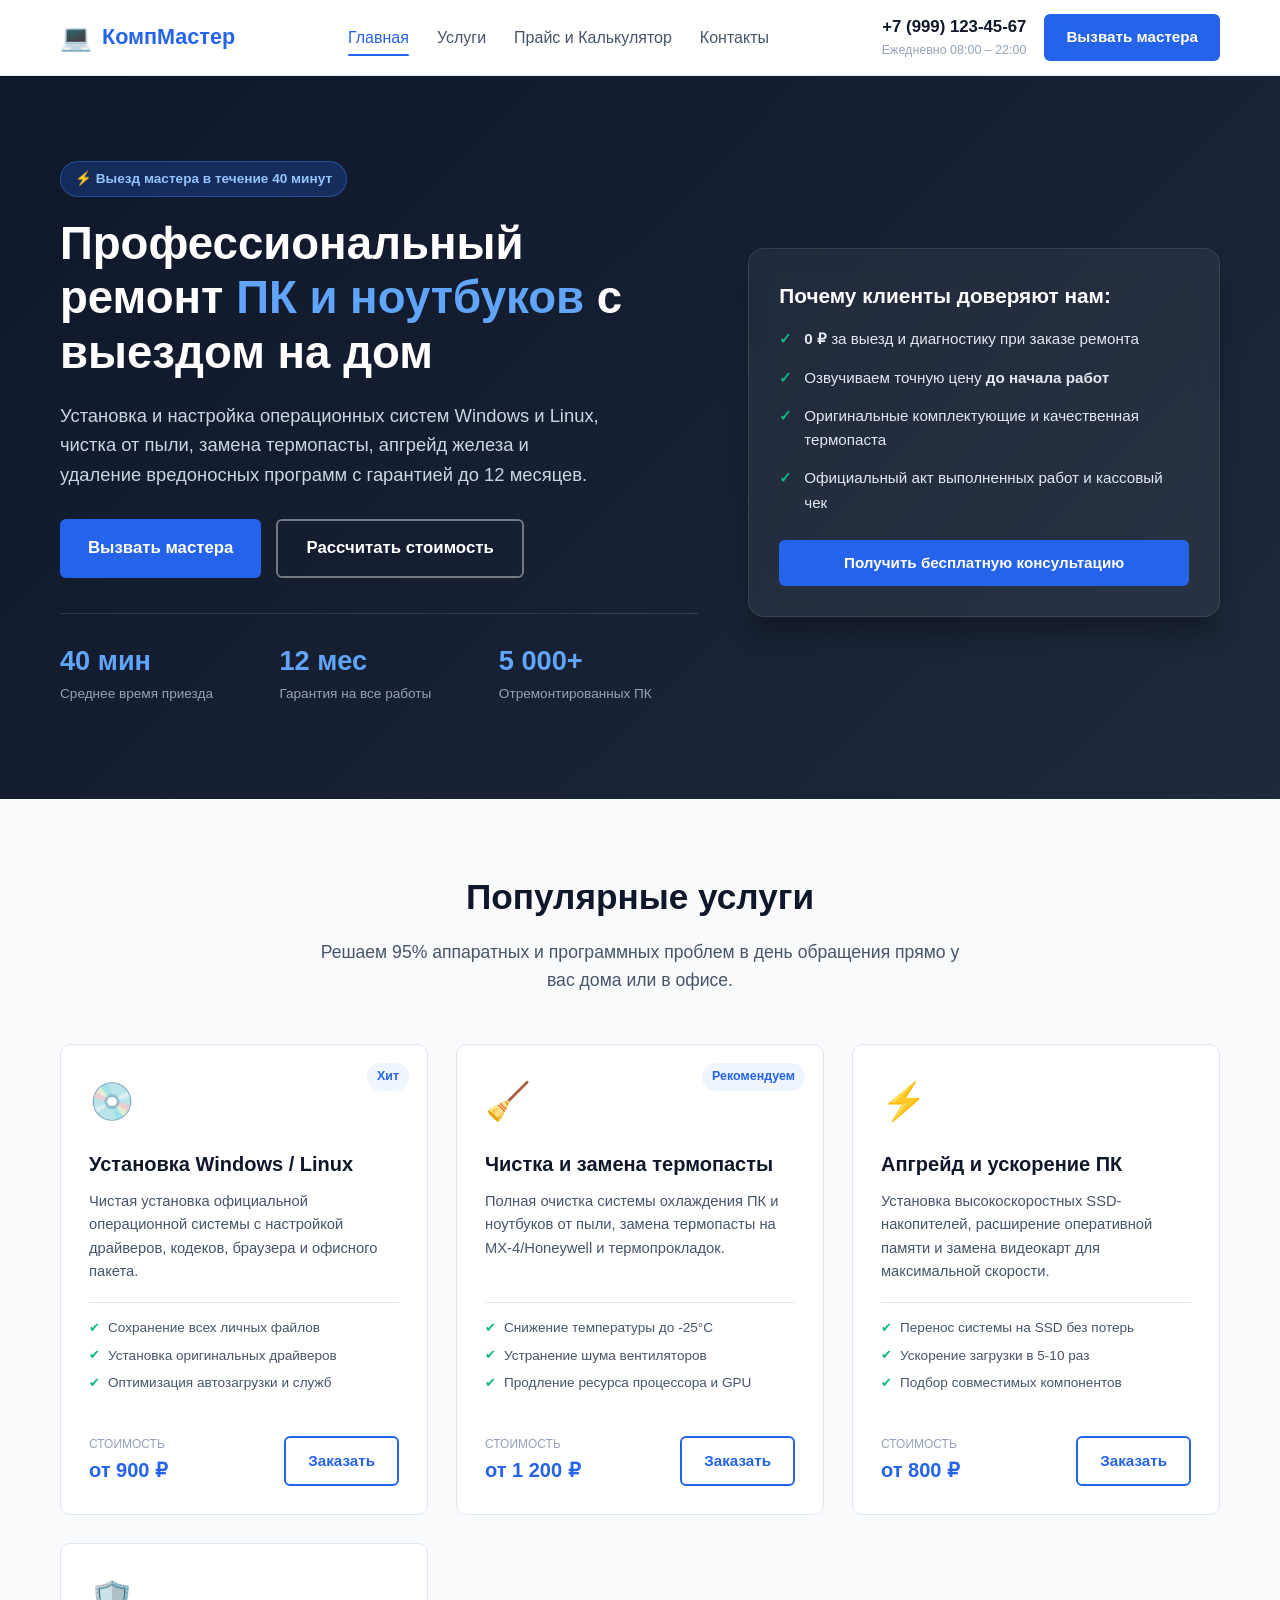
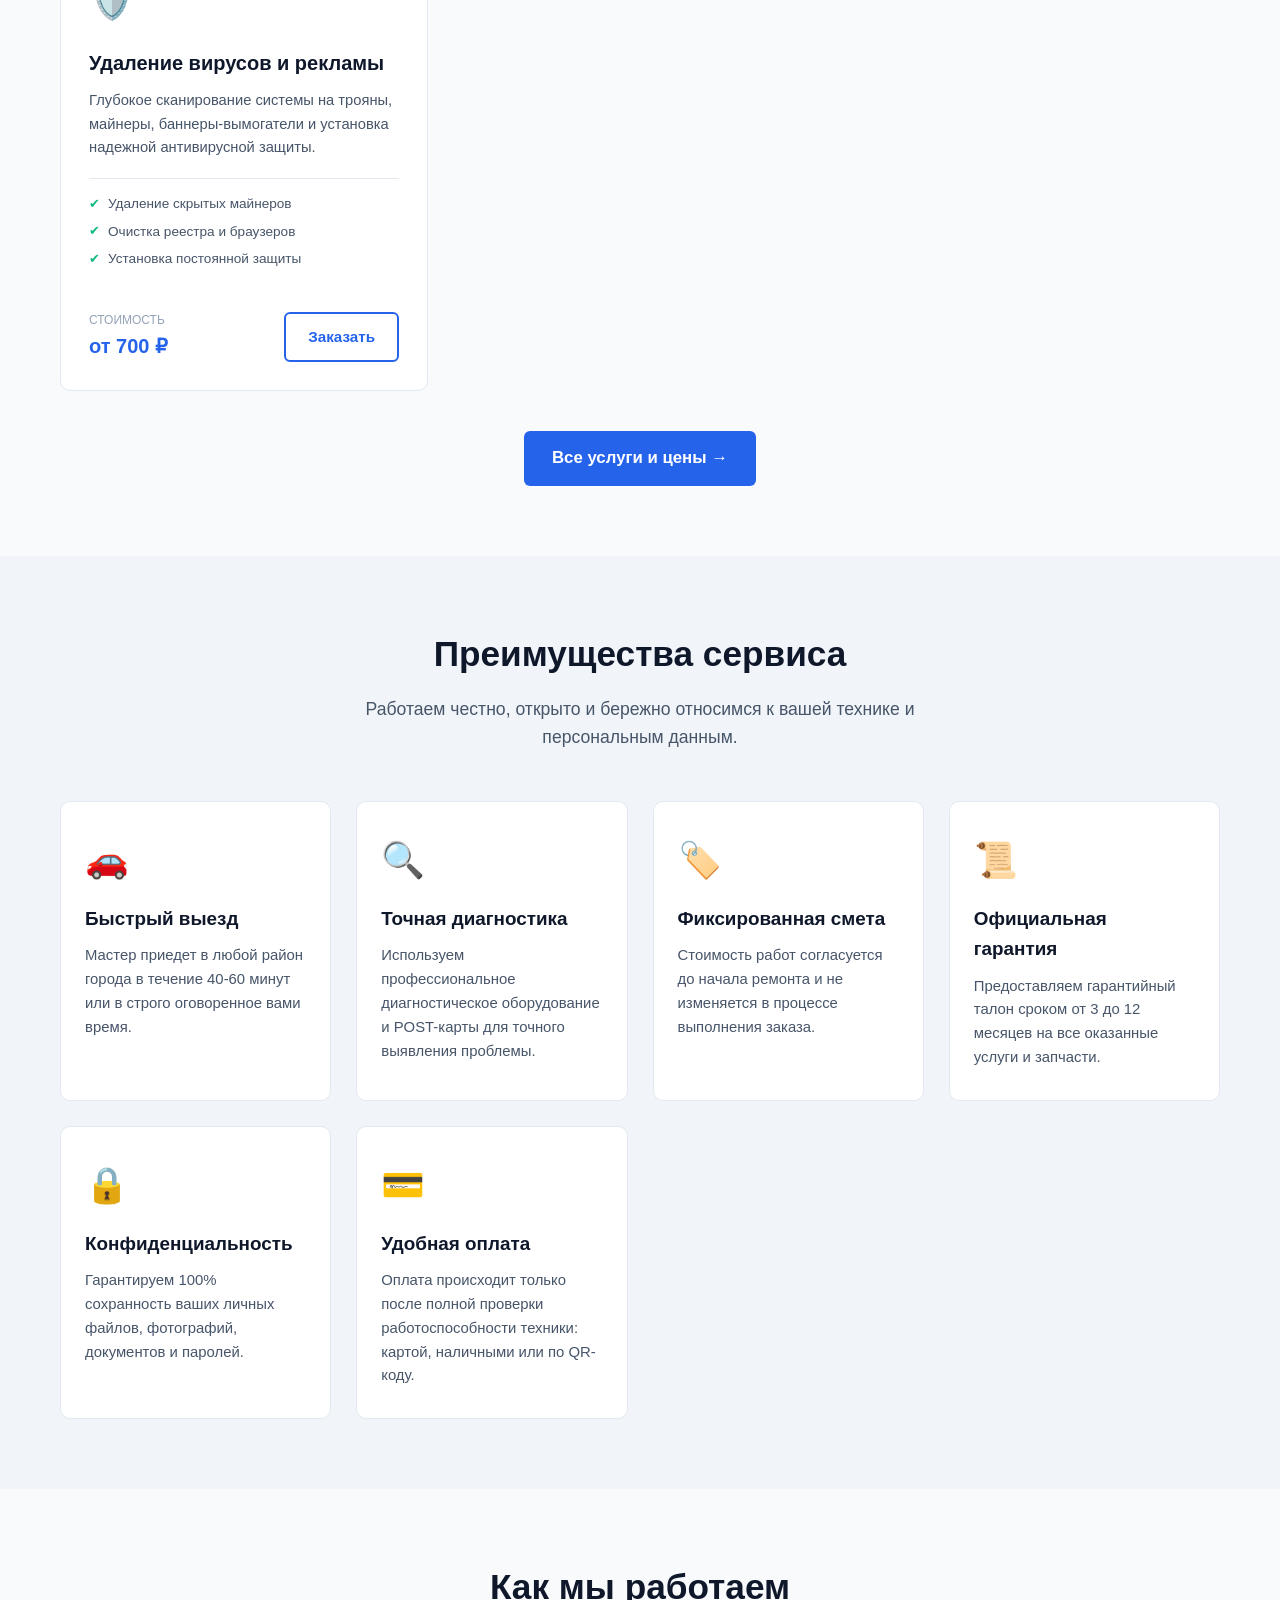
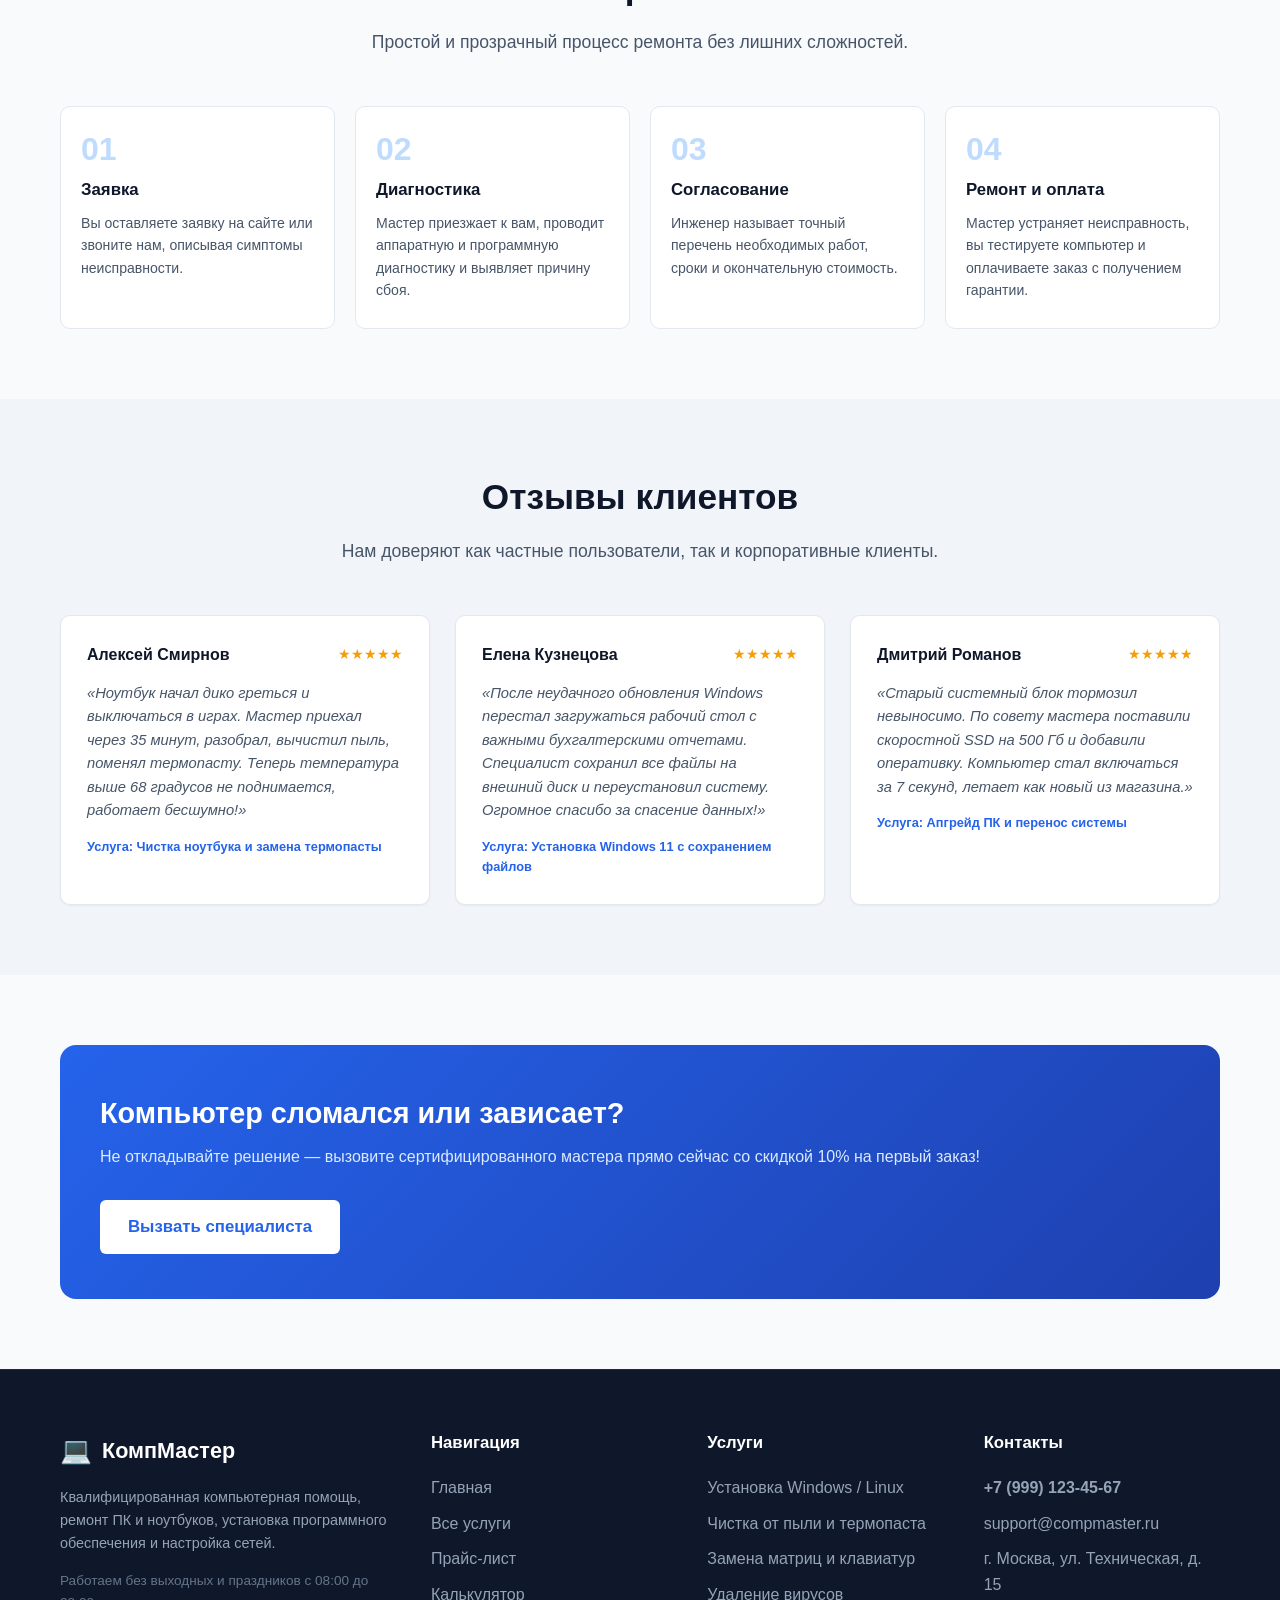
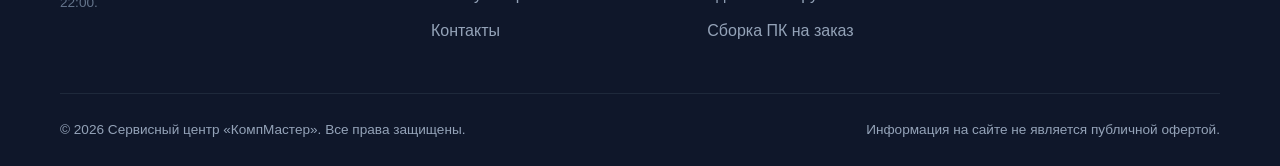
<file: index.html>
<!DOCTYPE html>
<html lang="ru">
<head>
  <meta charset="UTF-8">
  <meta name="viewport" content="width=device-width, initial-scale=1.0">
  <meta name="description" content="Профессиональный ремонт компьютеров и ноутбуков, установка Windows/Linux, чистка и апгрейд с бесплатным выездом на дом в день обращения.">
  <title>КомпМастер — Срочный ремонт ПК и ноутбуков, установка ОС</title>
  <link rel="stylesheet" href="styles.css">
</head>
<body>

  <!-- Site Header -->
  <header class="site-header">
    <div class="container header-inner">
      <a href="index.html" class="brand-logo" aria-label="КомпМастер Главная">
        <span class="logo-icon">💻</span>
        <span>КомпМастер</span>
      </a>

      <nav class="main-nav" id="mainNav" aria-label="Основное меню">
        <a href="index.html" class="nav-link">Главная</a>
        <a href="services.html" class="nav-link">Услуги</a>
        <a href="pricing.html" class="nav-link">Прайс и Калькулятор</a>
        <a href="contacts.html" class="nav-link">Контакты</a>
      </nav>

      <div class="header-contacts">
        <div class="header-phone">
          <a href="tel:+79991234567" class="phone-number">+7 (999) 123-45-67</a>
          <span class="work-time">Ежедневно 08:00 – 22:00</span>
        </div>
        <a href="contacts.html" class="btn btn-primary">Вызвать мастера</a>
      </div>

      <button class="burger-button" id="burgerButton" aria-label="Открыть меню" aria-expanded="false">
        <span></span>
        <span></span>
        <span></span>
      </button>
    </div>
  </header>

  <main>
    <!-- Hero Section -->
    <section class="hero-section">
      <div class="container hero-grid">
        <div class="hero-content">
          <div class="hero-badge">⚡ Выезд мастера в течение 40 минут</div>
          <h1 class="hero-title">Профессиональный ремонт <span>ПК и ноутбуков</span> с выездом на дом</h1>
          <p class="hero-description">
            Установка и настройка операционных систем Windows и Linux, чистка от пыли, замена термопасты, апгрейд железа и удаление вредоносных программ с гарантией до 12 месяцев.
          </p>
          <div class="hero-actions">
            <a href="contacts.html" class="btn btn-primary btn-lg">Вызвать мастера</a>
            <a href="pricing.html" class="btn btn-outline btn-lg" style="color: #ffffff; border-color: rgba(255,255,255,0.4);">Рассчитать стоимость</a>
          </div>
          <div class="hero-metrics">
            <div class="metric-item">
              <div class="metric-value">40 мин</div>
              <div class="metric-label">Среднее время приезда</div>
            </div>
            <div class="metric-item">
              <div class="metric-value">12 мес</div>
              <div class="metric-label">Гарантия на все работы</div>
            </div>
            <div class="metric-item">
              <div class="metric-value">5 000+</div>
              <div class="metric-label">Отремонтированных ПК</div>
            </div>
          </div>
        </div>

        <div class="hero-card">
          <h3>Почему клиенты доверяют нам:</h3>
          <div class="hero-checklist">
            <div class="checklist-item">
              <span class="check-icon">✓</span>
              <span><strong>0 ₽</strong> за выезд и диагностику при заказе ремонта</span>
            </div>
            <div class="checklist-item">
              <span class="check-icon">✓</span>
              <span>Озвучиваем точную цену <strong>до начала работ</strong></span>
            </div>
            <div class="checklist-item">
              <span class="check-icon">✓</span>
              <span>Оригинальные комплектующие и качественная термопаста</span>
            </div>
            <div class="checklist-item">
              <span class="check-icon">✓</span>
              <span>Официальный акт выполненных работ и кассовый чек</span>
            </div>
          </div>
          <a href="contacts.html" class="btn btn-primary btn-block">Получить бесплатную консультацию</a>
        </div>
      </div>
    </section>

    <!-- Popular Services -->
    <section class="section">
      <div class="container">
        <h2 class="section-title">Популярные услуги</h2>
        <p class="section-subtitle">Решаем 95% аппаратных и программных проблем в день обращения прямо у вас дома или в офисе.</p>

        <div class="services-grid">
          <!-- Service Card 1 -->
          <article class="service-card">
            <span class="service-badge">Хит</span>
            <div class="service-icon">💿</div>
            <h3 class="service-title">Установка Windows / Linux</h3>
            <p class="service-description">Чистая установка официальной операционной системы с настройкой драйверов, кодеков, браузера и офисного пакета.</p>
            <ul class="service-includes">
              <li>Сохранение всех личных файлов</li>
              <li>Установка оригинальных драйверов</li>
              <li>Оптимизация автозагрузки и служб</li>
            </ul>
            <div class="service-footer">
              <div class="service-price">
                <span class="price-prefix">Стоимость</span>
                <span class="price-value">от 900 ₽</span>
              </div>
              <a href="contacts.html" class="btn btn-outline">Заказать</a>
            </div>
          </article>

          <!-- Service Card 2 -->
          <article class="service-card">
            <span class="service-badge">Рекомендуем</span>
            <div class="service-icon">🧹</div>
            <h3 class="service-title">Чистка и замена термопасты</h3>
            <p class="service-description">Полная очистка системы охлаждения ПК и ноутбуков от пыли, замена термопасты на MX-4/Honeywell и термопрокладок.</p>
            <ul class="service-includes">
              <li>Снижение температуры до -25°C</li>
              <li>Устранение шума вентиляторов</li>
              <li>Продление ресурса процессора и GPU</li>
            </ul>
            <div class="service-footer">
              <div class="service-price">
                <span class="price-prefix">Стоимость</span>
                <span class="price-value">от 1 200 ₽</span>
              </div>
              <a href="contacts.html" class="btn btn-outline">Заказать</a>
            </div>
          </article>

          <!-- Service Card 3 -->
          <article class="service-card">
            <div class="service-icon">⚡</div>
            <h3 class="service-title">Апгрейд и ускорение ПК</h3>
            <p class="service-description">Установка высокоскоростных SSD-накопителей, расширение оперативной памяти и замена видеокарт для максимальной скорости.</p>
            <ul class="service-includes">
              <li>Перенос системы на SSD без потерь</li>
              <li>Ускорение загрузки в 5-10 раз</li>
              <li>Подбор совместимых компонентов</li>
            </ul>
            <div class="service-footer">
              <div class="service-price">
                <span class="price-prefix">Стоимость</span>
                <span class="price-value">от 800 ₽</span>
              </div>
              <a href="contacts.html" class="btn btn-outline">Заказать</a>
            </div>
          </article>

          <!-- Service Card 4 -->
          <article class="service-card">
            <div class="service-icon">🛡️</div>
            <h3 class="service-title">Удаление вирусов и рекламы</h3>
            <p class="service-description">Глубокое сканирование системы на трояны, майнеры, баннеры-вымогатели и установка надежной антивирусной защиты.</p>
            <ul class="service-includes">
              <li>Удаление скрытых майнеров</li>
              <li>Очистка реестра и браузеров</li>
              <li>Установка постоянной защиты</li>
            </ul>
            <div class="service-footer">
              <div class="service-price">
                <span class="price-prefix">Стоимость</span>
                <span class="price-value">от 700 ₽</span>
              </div>
              <a href="contacts.html" class="btn btn-outline">Заказать</a>
            </div>
          </article>
        </div>

        <div style="text-align: center; margin-top: 40px;">
          <a href="services.html" class="btn btn-primary btn-lg">Все услуги и цены &rarr;</a>
        </div>
      </div>
    </section>

    <!-- Why Choose Us -->
    <section class="section section-alt">
      <div class="container">
        <h2 class="section-title">Преимущества сервиса</h2>
        <p class="section-subtitle">Работаем честно, открыто и бережно относимся к вашей технике и персональным данным.</p>

        <div class="features-grid">
          <div class="feature-card">
            <div class="feature-icon">🚗</div>
            <h3>Быстрый выезд</h3>
            <p>Мастер приедет в любой район города в течение 40-60 минут или в строго оговоренное вами время.</p>
          </div>
          <div class="feature-card">
            <div class="feature-icon">🔍</div>
            <h3>Точная диагностика</h3>
            <p>Используем профессиональное диагностическое оборудование и POST-карты для точного выявления проблемы.</p>
          </div>
          <div class="feature-card">
            <div class="feature-icon">🏷️</div>
            <h3>Фиксированная смета</h3>
            <p>Стоимость работ согласуется до начала ремонта и не изменяется в процессе выполнения заказа.</p>
          </div>
          <div class="feature-card">
            <div class="feature-icon">📜</div>
            <h3>Официальная гарантия</h3>
            <p>Предоставляем гарантийный талон сроком от 3 до 12 месяцев на все оказанные услуги и запчасти.</p>
          </div>
          <div class="feature-card">
            <div class="feature-icon">🔒</div>
            <h3>Конфиденциальность</h3>
            <p>Гарантируем 100% сохранность ваших личных файлов, фотографий, документов и паролей.</p>
          </div>
          <div class="feature-card">
            <div class="feature-icon">💳</div>
            <h3>Удобная оплата</h3>
            <p>Оплата происходит только после полной проверки работоспособности техники: картой, наличными или по QR-коду.</p>
          </div>
        </div>
      </div>
    </section>

    <!-- Workflow Steps -->
    <section class="section">
      <div class="container">
        <h2 class="section-title">Как мы работаем</h2>
        <p class="section-subtitle">Простой и прозрачный процесс ремонта без лишних сложностей.</p>

        <div class="workflow-grid">
          <div class="step-card">
            <div class="step-number">01</div>
            <h4>Заявка</h4>
            <p>Вы оставляете заявку на сайте или звоните нам, описывая симптомы неисправности.</p>
          </div>
          <div class="step-card">
            <div class="step-number">02</div>
            <h4>Диагностика</h4>
            <p>Мастер приезжает к вам, проводит аппаратную и программную диагностику и выявляет причину сбоя.</p>
          </div>
          <div class="step-card">
            <div class="step-number">03</div>
            <h4>Согласование</h4>
            <p>Инженер называет точный перечень необходимых работ, сроки и окончательную стоимость.</p>
          </div>
          <div class="step-card">
            <div class="step-number">04</div>
            <h4>Ремонт и оплата</h4>
            <p>Мастер устраняет неисправность, вы тестируете компьютер и оплачиваете заказ с получением гарантии.</p>
          </div>
        </div>
      </div>
    </section>

    <!-- Testimonials -->
    <section class="section section-alt">
      <div class="container">
        <h2 class="section-title">Отзывы клиентов</h2>
        <p class="section-subtitle">Нам доверяют как частные пользователи, так и корпоративные клиенты.</p>

        <div class="testimonials-grid">
          <div class="testimonial-card">
            <div class="testimonial-header">
              <span class="client-name">Алексей Смирнов</span>
              <span class="review-stars">★★★★★</span>
            </div>
            <p class="review-text">«Ноутбук начал дико греться и выключаться в играх. Мастер приехал через 35 минут, разобрал, вычистил пыль, поменял термопасту. Теперь температура выше 68 градусов не поднимается, работает бесшумно!»</p>
            <div class="review-service">Услуга: Чистка ноутбука и замена термопасты</div>
          </div>

          <div class="testimonial-card">
            <div class="testimonial-header">
              <span class="client-name">Елена Кузнецова</span>
              <span class="review-stars">★★★★★</span>
            </div>
            <p class="review-text">«После неудачного обновления Windows перестал загружаться рабочий стол с важными бухгалтерскими отчетами. Специалист сохранил все файлы на внешний диск и переустановил систему. Огромное спасибо за спасение данных!»</p>
            <div class="review-service">Услуга: Установка Windows 11 с сохранением файлов</div>
          </div>

          <div class="testimonial-card">
            <div class="testimonial-header">
              <span class="client-name">Дмитрий Романов</span>
              <span class="review-stars">★★★★★</span>
            </div>
            <p class="review-text">«Старый системный блок тормозил невыносимо. По совету мастера поставили скоростной SSD на 500 Гб и добавили оперативку. Компьютер стал включаться за 7 секунд, летает как новый из магазина.»</p>
            <div class="review-service">Услуга: Апгрейд ПК и перенос системы</div>
          </div>
        </div>
      </div>
    </section>

    <!-- CTA Banner Section -->
    <section class="section">
      <div class="container">
        <div class="cta-banner">
          <div class="cta-banner-content">
            <h2>Компьютер сломался или зависает?</h2>
            <p>Не откладывайте решение — вызовите сертифицированного мастера прямо сейчас со скидкой 10% на первый заказ!</p>
          </div>
          <a href="contacts.html" class="btn btn-lg">Вызвать специалиста</a>
        </div>
      </div>
    </section>
  </main>

  <!-- Site Footer -->
  <footer class="site-footer">
    <div class="container">
      <div class="footer-grid">
        <div class="footer-col">
          <div class="brand-logo" style="color: #ffffff; margin-bottom: 15px;">
            <span class="logo-icon">💻</span>
            <span>КомпМастер</span>
          </div>
          <p style="font-size: 0.9rem; line-height: 1.6; margin-bottom: 15px;">
            Квалифицированная компьютерная помощь, ремонт ПК и ноутбуков, установка программного обеспечения и настройка сетей.
          </p>
          <p style="font-size: 0.85rem; color: #64748b;">Работаем без выходных и праздников с 08:00 до 22:00.</p>
        </div>

        <div class="footer-col">
          <h4>Навигация</h4>
          <div class="footer-links">
            <a href="index.html">Главная</a>
            <a href="services.html">Все услуги</a>
            <a href="pricing.html">Прайс-лист</a>
            <a href="pricing.html#calculator">Калькулятор</a>
            <a href="contacts.html">Контакты</a>
          </div>
        </div>

        <div class="footer-col">
          <h4>Услуги</h4>
          <div class="footer-links">
            <a href="services.html">Установка Windows / Linux</a>
            <a href="services.html">Чистка от пыли и термопаста</a>
            <a href="services.html">Замена матриц и клавиатур</a>
            <a href="services.html">Удаление вирусов</a>
            <a href="services.html">Сборка ПК на заказ</a>
          </div>
        </div>

        <div class="footer-col">
          <h4>Контакты</h4>
          <div class="footer-links">
            <a href="tel:+79991234567"><strong>+7 (999) 123-45-67</strong></a>
            <a href="mailto:support@compmaster.ru">support@compmaster.ru</a>
            <span>г. Москва, ул. Техническая, д. 15</span>
          </div>
        </div>
      </div>

      <div class="footer-bottom">
        <div>&copy; 2026 Сервисный центр «КомпМастер». Все права защищены.</div>
        <div>Информация на сайте не является публичной офертой.</div>
      </div>
    </div>
  </footer>

  <!-- Modal Success Window -->
  <div class="modal-overlay" id="successModal" role="dialog" aria-modal="true" aria-labelledby="modalTitle">
    <div class="modal-box">
      <div class="modal-icon-success">✓</div>
      <h3 class="modal-title" id="modalTitle">Заявка успешно принята!</h3>
      <p class="modal-text" id="modalTextContent">
        Спасибо за обращение! Наш мастер свяжется с вами в течение 10 минут для уточнения деталей и подтверждения выезда.
      </p>
      <button class="btn btn-primary btn-block" id="closeModalBtn">Понятно</button>
    </div>
  </div>

  <script src="script.js"></script>
</body>
</html>
</file>
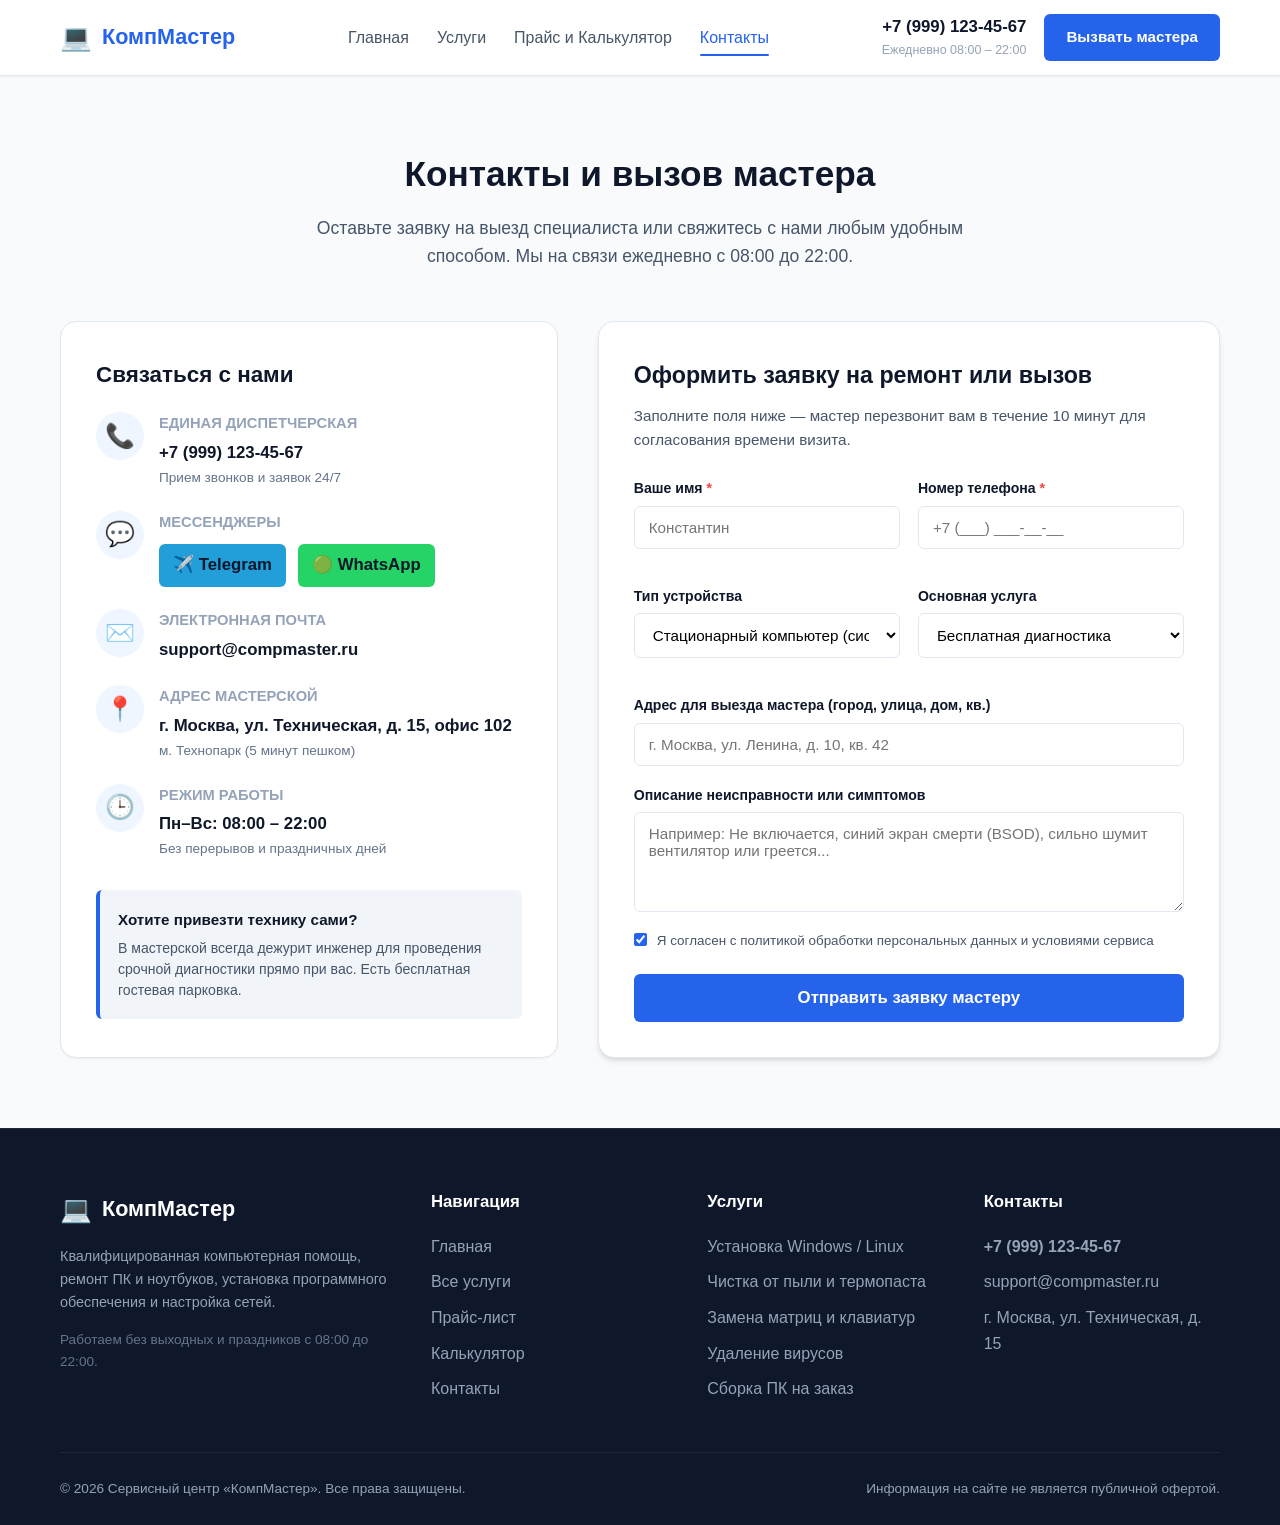
<file: contacts.html>
<!DOCTYPE html>
<html lang="ru">
<head>
  <meta charset="UTF-8">
  <meta name="viewport" content="width=device-width, initial-scale=1.0">
  <meta name="description" content="Контакты сервисного центра КомпМастер. Вызов компьютерного мастера на дом или в офис в Москве, телефон, мессенджеры, онлайн-заявка.">
  <title>Контакты и вызов мастера — Сервисный центр КомпМастер</title>
  <link rel="stylesheet" href="styles.css">
</head>
<body>

  <!-- Site Header -->
  <header class="site-header">
    <div class="container header-inner">
      <a href="index.html" class="brand-logo" aria-label="КомпМастер Главная">
        <span class="logo-icon">💻</span>
        <span>КомпМастер</span>
      </a>

      <nav class="main-nav" id="mainNav" aria-label="Основное меню">
        <a href="index.html" class="nav-link">Главная</a>
        <a href="services.html" class="nav-link">Услуги</a>
        <a href="pricing.html" class="nav-link">Прайс и Калькулятор</a>
        <a href="contacts.html" class="nav-link">Контакты</a>
      </nav>

      <div class="header-contacts">
        <div class="header-phone">
          <a href="tel:+79991234567" class="phone-number">+7 (999) 123-45-67</a>
          <span class="work-time">Ежедневно 08:00 – 22:00</span>
        </div>
        <a href="contacts.html" class="btn btn-primary">Вызвать мастера</a>
      </div>

      <button class="burger-button" id="burgerButton" aria-label="Открыть меню" aria-expanded="false">
        <span></span>
        <span></span>
        <span></span>
      </button>
    </div>
  </header>

  <main>
    <section class="section">
      <div class="container">
        <h1 class="section-title">Контакты и вызов мастера</h1>
        <p class="section-subtitle">
          Оставьте заявку на выезд специалиста или свяжитесь с нами любым удобным способом. Мы на связи ежедневно с 08:00 до 22:00.
        </p>

        <div class="contact-layout">

          <!-- Left column: Info & channels -->
          <div class="contact-info-card">
            <h3>Связаться с нами</h3>
            
            <div class="contact-channels">
              <div class="channel-item">
                <div class="channel-icon">📞</div>
                <div class="channel-content">
                  <h4>Единая диспетчерская</h4>
                  <a href="tel:+79991234567">+7 (999) 123-45-67</a>
                  <p style="font-size: 0.85rem; font-weight: normal; color: #64748b;">Прием звонков и заявок 24/7</p>
                </div>
              </div>

              <div class="channel-item">
                <div class="channel-icon">💬</div>
                <div class="channel-content">
                  <h4>Мессенджеры</h4>
                  <div class="messengers-list">
                    <a href="https://t.me" target="_blank" rel="noopener noreferrer" class="messenger-link messenger-tg">
                      <span>✈️ Telegram</span>
                    </a>
                    <a href="https://whatsapp.com" target="_blank" rel="noopener noreferrer" class="messenger-link messenger-wa">
                      <span>🟢 WhatsApp</span>
                    </a>
                  </div>
                </div>
              </div>

              <div class="channel-item">
                <div class="channel-icon">✉️</div>
                <div class="channel-content">
                  <h4>Электронная почта</h4>
                  <a href="mailto:support@compmaster.ru">support@compmaster.ru</a>
                </div>
              </div>

              <div class="channel-item">
                <div class="channel-icon">📍</div>
                <div class="channel-content">
                  <h4>Адрес мастерской</h4>
                  <p>г. Москва, ул. Техническая, д. 15, офис 102</p>
                  <p style="font-size: 0.85rem; font-weight: normal; color: #64748b;">м. Технопарк (5 минут пешком)</p>
                </div>
              </div>

              <div class="channel-item">
                <div class="channel-icon">🕒</div>
                <div class="channel-content">
                  <h4>Режим работы</h4>
                  <p>Пн–Вс: 08:00 – 22:00</p>
                  <p style="font-size: 0.85rem; font-weight: normal; color: #64748b;">Без перерывов и праздничных дней</p>
                </div>
              </div>
            </div>

            <!-- Workshop visit info -->
            <div style="background-color: #f1f5f9; border-radius: var(--radius-sm); padding: 18px; border-left: 4px solid var(--primary-color);">
              <h4 style="font-size: 0.95rem; margin-bottom: 6px; color: var(--text-primary);">Хотите привезти технику сами?</h4>
              <p style="font-size: 0.88rem; color: var(--text-secondary); line-height: 1.5;">
                В мастерской всегда дежурит инженер для проведения срочной диагностики прямо при вас. Есть бесплатная гостевая парковка.
              </p>
            </div>
          </div>

          <!-- Right column: Order / Feedback Form -->
          <div class="form-card">
            <h2 class="form-title">Оформить заявку на ремонт или вызов</h2>
            <p class="form-subtitle">Заполните поля ниже — мастер перезвонит вам в течение 10 минут для согласования времени визита.</p>

            <form class="ajax-form" id="bookingForm">
              <div class="form-grid">
                <div class="form-group">
                  <label for="clientName" class="form-label">Ваше имя <span class="req">*</span></label>
                  <input type="text" id="clientName" name="clientName" class="form-control" placeholder="Константин" required>
                </div>

                <div class="form-group">
                  <label for="clientPhone" class="form-label">Номер телефона <span class="req">*</span></label>
                  <input type="tel" id="clientPhone" name="clientPhone" class="form-control" placeholder="+7 (___) ___-__-__" required>
                </div>

                <div class="form-group">
                  <label for="deviceType" class="form-label">Тип устройства</label>
                  <select id="deviceType" name="deviceType" class="form-control">
                    <option value="pc">Стационарный компьютер (системный блок)</option>
                    <option value="laptop">Ноутбук</option>
                    <option value="allinone">Моноблок</option>
                    <option value="other">Другое устройство</option>
                  </select>
                </div>

                <div class="form-group">
                  <label for="serviceType" class="form-label">Основная услуга</label>
                  <select id="serviceType" name="serviceType" class="form-control">
                    <option value="diagnostic">Бесплатная диагностика</option>
                    <option value="os">Установка / переустановка Windows / Linux</option>
                    <option value="cleaning">Чистка от пыли и замена термопасты</option>
                    <option value="upgrade">Апгрейд (установка SSD, ОЗУ, видеокарты)</option>
                    <option value="virus">Удаление вирусов и ускорение</option>
                    <option value="hardware">Аппаратный ремонт / пайка / замена деталей</option>
                    <option value="network">Настройка Wi-Fi и сети</option>
                  </select>
                </div>

                <div class="form-group full-width">
                  <label for="clientAddress" class="form-label">Адрес для выезда мастера (город, улица, дом, кв.)</label>
                  <input type="text" id="clientAddress" name="clientAddress" class="form-control" placeholder="г. Москва, ул. Ленина, д. 10, кв. 42">
                </div>

                <div class="form-group full-width">
                  <label for="issueDescription" class="form-label">Описание неисправности или симптомов</label>
                  <textarea id="issueDescription" name="issueDescription" class="form-control" placeholder="Например: Не включается, синий экран смерти (BSOD), сильно шумит вентилятор или греется..."></textarea>
                </div>
              </div>

              <label class="form-checkbox">
                <input type="checkbox" required checked>
                <span>Я согласен с политикой обработки персональных данных и условиями сервиса</span>
              </label>

              <button type="submit" class="btn btn-primary btn-block btn-lg">
                Отправить заявку мастеру
              </button>
            </form>
          </div>

        </div>
      </div>
    </section>
  </main>

  <!-- Site Footer -->
  <footer class="site-footer">
    <div class="container">
      <div class="footer-grid">
        <div class="footer-col">
          <div class="brand-logo" style="color: #ffffff; margin-bottom: 15px;">
            <span class="logo-icon">💻</span>
            <span>КомпМастер</span>
          </div>
          <p style="font-size: 0.9rem; line-height: 1.6; margin-bottom: 15px;">
            Квалифицированная компьютерная помощь, ремонт ПК и ноутбуков, установка программного обеспечения и настройка сетей.
          </p>
          <p style="font-size: 0.85rem; color: #64748b;">Работаем без выходных и праздников с 08:00 до 22:00.</p>
        </div>

        <div class="footer-col">
          <h4>Навигация</h4>
          <div class="footer-links">
            <a href="index.html">Главная</a>
            <a href="services.html">Все услуги</a>
            <a href="pricing.html">Прайс-лист</a>
            <a href="pricing.html#calculator">Калькулятор</a>
            <a href="contacts.html">Контакты</a>
          </div>
        </div>

        <div class="footer-col">
          <h4>Услуги</h4>
          <div class="footer-links">
            <a href="services.html">Установка Windows / Linux</a>
            <a href="services.html">Чистка от пыли и термопаста</a>
            <a href="services.html">Замена матриц и клавиатур</a>
            <a href="services.html">Удаление вирусов</a>
            <a href="services.html">Сборка ПК на заказ</a>
          </div>
        </div>

        <div class="footer-col">
          <h4>Контакты</h4>
          <div class="footer-links">
            <a href="tel:+79991234567"><strong>+7 (999) 123-45-67</strong></a>
            <a href="mailto:support@compmaster.ru">support@compmaster.ru</a>
            <span>г. Москва, ул. Техническая, д. 15</span>
          </div>
        </div>
      </div>

      <div class="footer-bottom">
        <div>&copy; 2026 Сервисный центр «КомпМастер». Все права защищены.</div>
        <div>Информация на сайте не является публичной офертой.</div>
      </div>
    </div>
  </footer>

  <!-- Modal Success Window -->
  <div class="modal-overlay" id="successModal" role="dialog" aria-modal="true" aria-labelledby="modalTitle">
    <div class="modal-box">
      <div class="modal-icon-success">✓</div>
      <h3 class="modal-title" id="modalTitle">Заявка успешно принята!</h3>
      <p class="modal-text" id="modalTextContent">
        Спасибо за обращение! Наш мастер свяжется с вами в течение 10 минут для уточнения деталей и подтверждения выезда.
      </p>
      <button class="btn btn-primary btn-block" id="closeModalBtn">Понятно</button>
    </div>
  </div>

  <script src="script.js"></script>
</body>
</html>
</file>
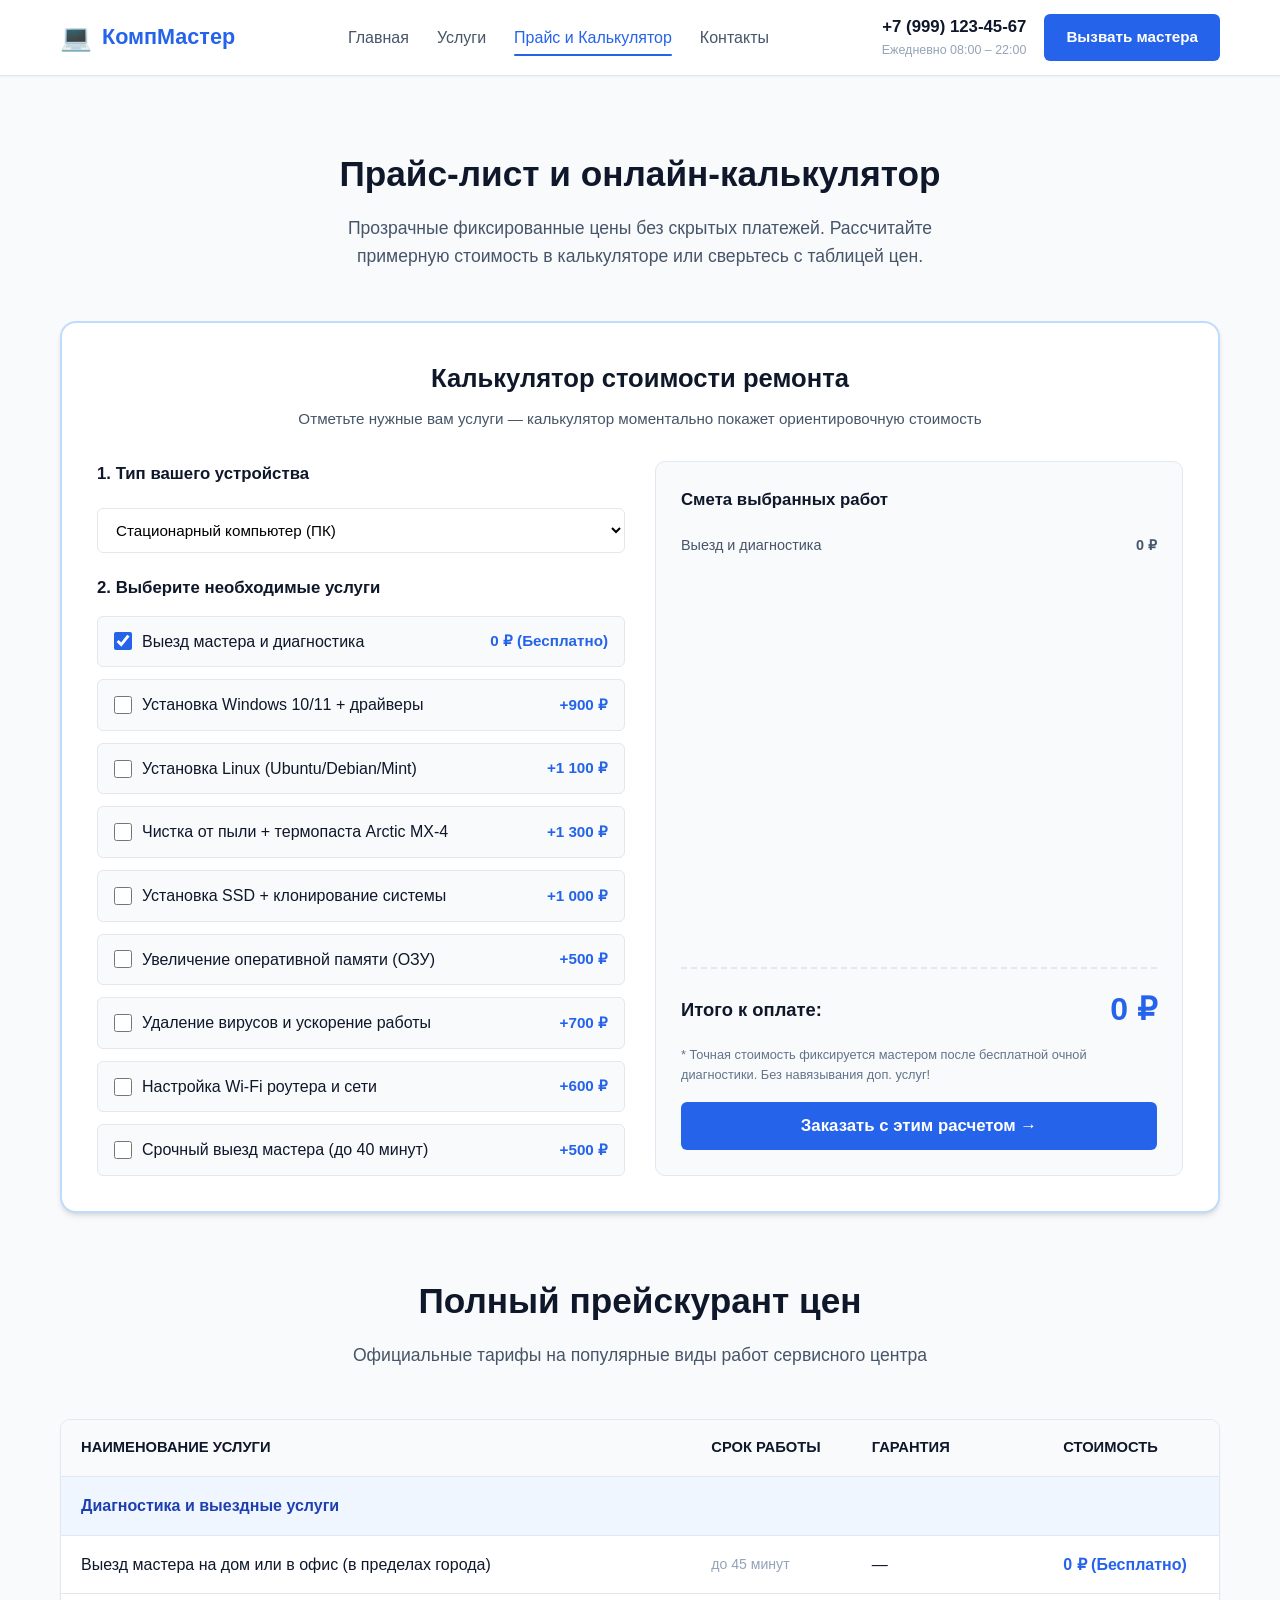
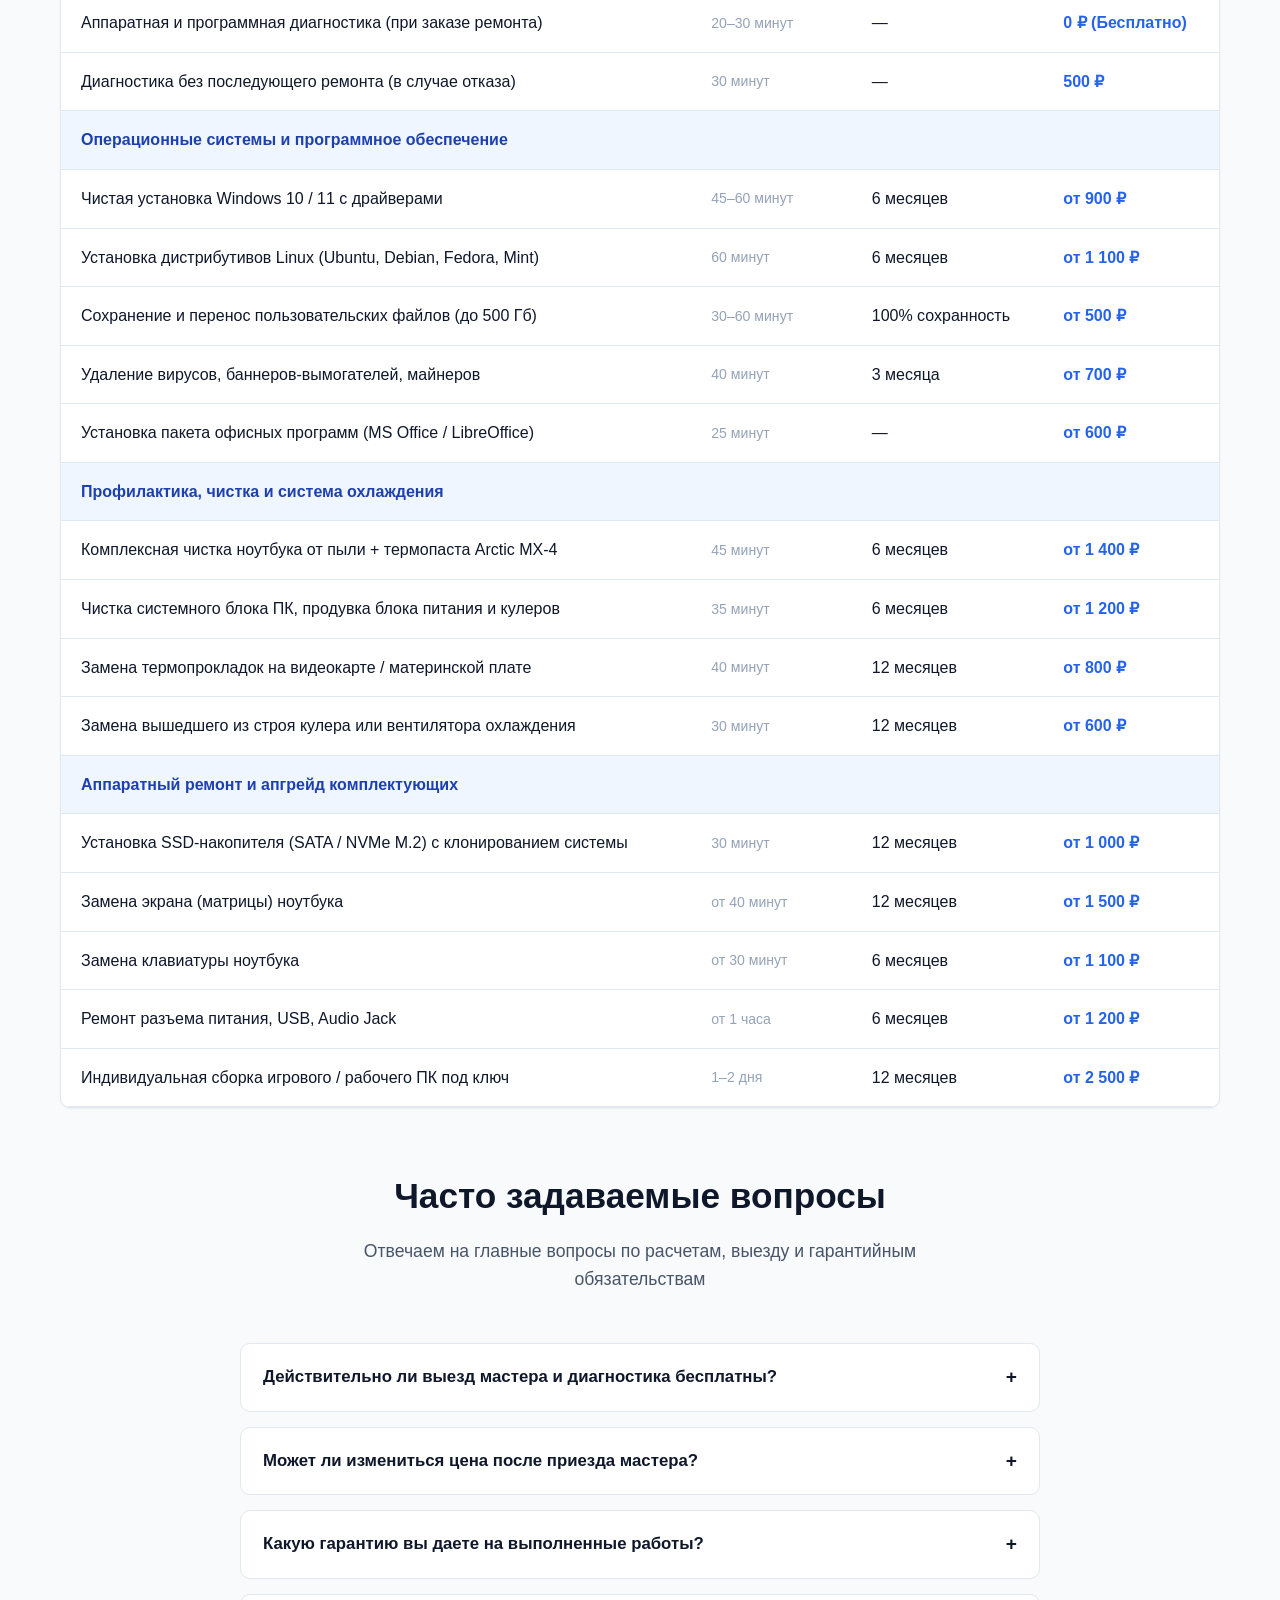
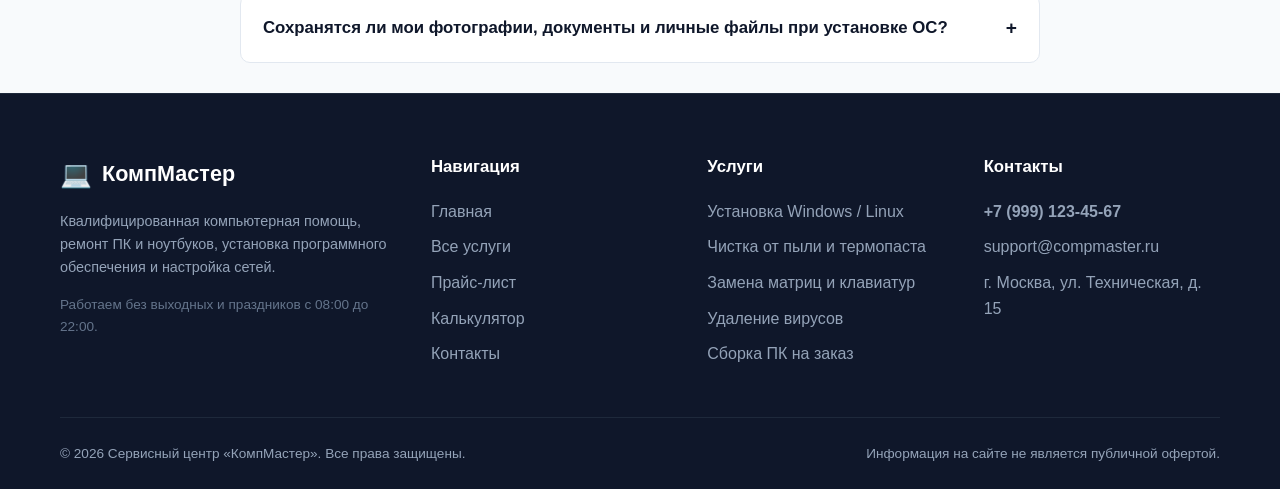
<file: pricing.html>
<!DOCTYPE html>
<html lang="ru">
<head>
  <meta charset="UTF-8">
  <meta name="viewport" content="width=device-width, initial-scale=1.0">
  <meta name="description" content="Честный прайс-лист на ремонт компьютеров, ноутбуков и установку ОС. Онлайн-калькулятор расчета стоимости ремонта с выездом мастера.">
  <title>Прайс-лист и онлайн-калькулятор ремонта ПК — КомпМастер</title>
  <link rel="stylesheet" href="styles.css">
</head>
<body>

  <!-- Site Header -->
  <header class="site-header">
    <div class="container header-inner">
      <a href="index.html" class="brand-logo" aria-label="КомпМастер Главная">
        <span class="logo-icon">💻</span>
        <span>КомпМастер</span>
      </a>

      <nav class="main-nav" id="mainNav" aria-label="Основное меню">
        <a href="index.html" class="nav-link">Главная</a>
        <a href="services.html" class="nav-link">Услуги</a>
        <a href="pricing.html" class="nav-link">Прайс и Калькулятор</a>
        <a href="contacts.html" class="nav-link">Контакты</a>
      </nav>

      <div class="header-contacts">
        <div class="header-phone">
          <a href="tel:+79991234567" class="phone-number">+7 (999) 123-45-67</a>
          <span class="work-time">Ежедневно 08:00 – 22:00</span>
        </div>
        <a href="contacts.html" class="btn btn-primary">Вызвать мастера</a>
      </div>

      <button class="burger-button" id="burgerButton" aria-label="Открыть меню" aria-expanded="false">
        <span></span>
        <span></span>
        <span></span>
      </button>
    </div>
  </header>

  <main>
    <section class="section" style="padding-bottom: 30px;">
      <div class="container">
        <h1 class="section-title">Прайс-лист и онлайн-калькулятор</h1>
        <p class="section-subtitle">
          Прозрачные фиксированные цены без скрытых платежей. Рассчитайте примерную стоимость в калькуляторе или сверьтесь с таблицей цен.
        </p>

        <!-- Interactive Calculator -->
        <div class="calculator-box" id="calculator">
          <h2 class="calculator-title">Калькулятор стоимости ремонта</h2>
          <p class="calculator-subtitle">Отметьте нужные вам услуги — калькулятор моментально покажет ориентировочную стоимость</p>

          <form id="pricingCalculator" onsubmit="return false;">
            <div class="calculator-grid">
              
              <!-- Left column: Options -->
              <div class="calc-options-col">
                <div class="form-group" style="margin-bottom: 22px;">
                  <label for="calcDeviceType" class="calc-group-title">1. Тип вашего устройства</label>
                  <select id="calcDeviceType" class="form-control">
                    <option value="desktop" data-fee="0">Стационарный компьютер (ПК)</option>
                    <option value="laptop" data-fee="200">Ноутбук стандартный (+200 ₽)</option>
                    <option value="gaming_laptop" data-fee="400">Игровой ноутбук / Ультрабук (+400 ₽)</option>
                    <option value="all_in_one" data-fee="500">Моноблок (All-in-One) (+500 ₽)</option>
                  </select>
                </div>

                <div class="calc-group-title">2. Выберите необходимые услуги</div>
                <div class="calc-options-list">
                  <label class="calc-checkbox-label">
                    <span class="calc-option-info">
                      <input type="checkbox" class="calc-service-cb" data-price="0" data-title="Выезд и диагностика" checked>
                      Выезд мастера и диагностика
                    </span>
                    <span class="calc-option-price">0 ₽ (Бесплатно)</span>
                  </label>

                  <label class="calc-checkbox-label">
                    <span class="calc-option-info">
                      <input type="checkbox" class="calc-service-cb" data-price="900" data-title="Установка Windows 10/11 + драйверы">
                      Установка Windows 10/11 + драйверы
                    </span>
                    <span class="calc-option-price">+900 ₽</span>
                  </label>

                  <label class="calc-checkbox-label">
                    <span class="calc-option-info">
                      <input type="checkbox" class="calc-service-cb" data-price="1100" data-title="Установка Linux (Ubuntu/Mint)">
                      Установка Linux (Ubuntu/Debian/Mint)
                    </span>
                    <span class="calc-option-price">+1 100 ₽</span>
                  </label>

                  <label class="calc-checkbox-label">
                    <span class="calc-option-info">
                      <input type="checkbox" class="calc-service-cb" data-price="1300" data-title="Чистка от пыли и замена термопасты">
                      Чистка от пыли + термопаста Arctic MX-4
                    </span>
                    <span class="calc-option-price">+1 300 ₽</span>
                  </label>

                  <label class="calc-checkbox-label">
                    <span class="calc-option-info">
                      <input type="checkbox" class="calc-service-cb" data-price="1000" data-title="Установка SSD и перенос системы">
                      Установка SSD + клонирование системы
                    </span>
                    <span class="calc-option-price">+1 000 ₽</span>
                  </label>

                  <label class="calc-checkbox-label">
                    <span class="calc-option-info">
                      <input type="checkbox" class="calc-service-cb" data-price="500" data-title="Установка оперативной памяти (ОЗУ)">
                      Увеличение оперативной памяти (ОЗУ)
                    </span>
                    <span class="calc-option-price">+500 ₽</span>
                  </label>

                  <label class="calc-checkbox-label">
                    <span class="calc-option-info">
                      <input type="checkbox" class="calc-service-cb" data-price="700" data-title="Удаление вирусов и оптимизация">
                      Удаление вирусов и ускорение работы
                    </span>
                    <span class="calc-option-price">+700 ₽</span>
                  </label>

                  <label class="calc-checkbox-label">
                    <span class="calc-option-info">
                      <input type="checkbox" class="calc-service-cb" data-price="600" data-title="Настройка Wi-Fi роутера">
                      Настройка Wi-Fi роутера и сети
                    </span>
                    <span class="calc-option-price">+600 ₽</span>
                  </label>

                  <label class="calc-checkbox-label">
                    <span class="calc-option-info">
                      <input type="checkbox" class="calc-service-cb" data-price="500" data-title="Срочный выезд мастера (до 40 мин)">
                      Срочный выезд мастера (до 40 минут)
                    </span>
                    <span class="calc-option-price">+500 ₽</span>
                  </label>
                </div>
              </div>

              <!-- Right column: Summary -->
              <div class="calc-summary-panel">
                <div>
                  <div class="calc-group-title" style="margin-bottom: 20px;">Смета выбранных работ</div>
                  <div class="summary-breakdown" id="calcBreakdownList">
                    <!-- Populated dynamically by script.js -->
                  </div>
                </div>

                <div>
                  <div class="summary-total">
                    <span class="total-label">Итого к оплате:</span>
                    <span class="total-amount" id="calcTotalAmount">0 ₽</span>
                  </div>
                  <p style="font-size: 0.8rem; color: #64748b; margin: 10px 0 16px 0;">
                    * Точная стоимость фиксируется мастером после бесплатной очной диагностики. Без навязывания доп. услуг!
                  </p>
                  <button type="button" class="btn btn-primary btn-block btn-lg" id="orderWithCalcBtn">
                    Заказать с этим расчетом &rarr;
                  </button>
                </div>
              </div>

            </div>
          </form>
        </div>

        <!-- Full Transparent Price List -->
        <h2 class="section-title" style="margin-top: 50px;">Полный прейскурант цен</h2>
        <p class="section-subtitle">Официальные тарифы на популярные виды работ сервисного центра</p>

        <div class="pricing-table-wrapper">
          <table class="pricing-table">
            <thead>
              <tr>
                <th>Наименование услуги</th>
                <th>Срок работы</th>
                <th>Гарантия</th>
                <th>Стоимость</th>
              </tr>
            </thead>
            <tbody>
              <!-- Group 1 -->
              <tr style="background-color: #eff6ff;">
                <td colspan="4" style="font-weight: 700; color: #1e40af;">Диагностика и выездные услуги</td>
              </tr>
              <tr>
                <td>Выезд мастера на дом или в офис (в пределах города)</td>
                <td class="col-time">до 45 минут</td>
                <td>—</td>
                <td class="col-price">0 ₽ (Бесплатно)</td>
              </tr>
              <tr>
                <td>Аппаратная и программная диагностика (при заказе ремонта)</td>
                <td class="col-time">20–30 минут</td>
                <td>—</td>
                <td class="col-price">0 ₽ (Бесплатно)</td>
              </tr>
              <tr>
                <td>Диагностика без последующего ремонта (в случае отказа)</td>
                <td class="col-time">30 минут</td>
                <td>—</td>
                <td class="col-price">500 ₽</td>
              </tr>

              <!-- Group 2 -->
              <tr style="background-color: #eff6ff;">
                <td colspan="4" style="font-weight: 700; color: #1e40af;">Операционные системы и программное обеспечение</td>
              </tr>
              <tr>
                <td>Чистая установка Windows 10 / 11 с драйверами</td>
                <td class="col-time">45–60 минут</td>
                <td>6 месяцев</td>
                <td class="col-price">от 900 ₽</td>
              </tr>
              <tr>
                <td>Установка дистрибутивов Linux (Ubuntu, Debian, Fedora, Mint)</td>
                <td class="col-time">60 минут</td>
                <td>6 месяцев</td>
                <td class="col-price">от 1 100 ₽</td>
              </tr>
              <tr>
                <td>Сохранение и перенос пользовательских файлов (до 500 Гб)</td>
                <td class="col-time">30–60 минут</td>
                <td>100% сохранность</td>
                <td class="col-price">от 500 ₽</td>
              </tr>
              <tr>
                <td>Удаление вирусов, баннеров-вымогателей, майнеров</td>
                <td class="col-time">40 минут</td>
                <td>3 месяца</td>
                <td class="col-price">от 700 ₽</td>
              </tr>
              <tr>
                <td>Установка пакета офисных программ (MS Office / LibreOffice)</td>
                <td class="col-time">25 минут</td>
                <td>—</td>
                <td class="col-price">от 600 ₽</td>
              </tr>

              <!-- Group 3 -->
              <tr style="background-color: #eff6ff;">
                <td colspan="4" style="font-weight: 700; color: #1e40af;">Профилактика, чистка и система охлаждения</td>
              </tr>
              <tr>
                <td>Комплексная чистка ноутбука от пыли + термопаста Arctic MX-4</td>
                <td class="col-time">45 минут</td>
                <td>6 месяцев</td>
                <td class="col-price">от 1 400 ₽</td>
              </tr>
              <tr>
                <td>Чистка системного блока ПК, продувка блока питания и кулеров</td>
                <td class="col-time">35 минут</td>
                <td>6 месяцев</td>
                <td class="col-price">от 1 200 ₽</td>
              </tr>
              <tr>
                <td>Замена термопрокладок на видеокарте / материнской плате</td>
                <td class="col-time">40 минут</td>
                <td>12 месяцев</td>
                <td class="col-price">от 800 ₽</td>
              </tr>
              <tr>
                <td>Замена вышедшего из строя кулера или вентилятора охлаждения</td>
                <td class="col-time">30 минут</td>
                <td>12 месяцев</td>
                <td class="col-price">от 600 ₽</td>
              </tr>

              <!-- Group 4 -->
              <tr style="background-color: #eff6ff;">
                <td colspan="4" style="font-weight: 700; color: #1e40af;">Аппаратный ремонт и апгрейд комплектующих</td>
              </tr>
              <tr>
                <td>Установка SSD-накопителя (SATA / NVMe M.2) с клонированием системы</td>
                <td class="col-time">30 минут</td>
                <td>12 месяцев</td>
                <td class="col-price">от 1 000 ₽</td>
              </tr>
              <tr>
                <td>Замена экрана (матрицы) ноутбука</td>
                <td class="col-time">от 40 минут</td>
                <td>12 месяцев</td>
                <td class="col-price">от 1 500 ₽</td>
              </tr>
              <tr>
                <td>Замена клавиатуры ноутбука</td>
                <td class="col-time">от 30 минут</td>
                <td>6 месяцев</td>
                <td class="col-price">от 1 100 ₽</td>
              </tr>
              <tr>
                <td>Ремонт разъема питания, USB, Audio Jack</td>
                <td class="col-time">от 1 часа</td>
                <td>6 месяцев</td>
                <td class="col-price">от 1 200 ₽</td>
              </tr>
              <tr>
                <td>Индивидуальная сборка игрового / рабочего ПК под ключ</td>
                <td class="col-time">1–2 дня</td>
                <td>12 месяцев</td>
                <td class="col-price">от 2 500 ₽</td>
              </tr>
            </tbody>
          </table>
        </div>

        <!-- FAQ Section -->
        <h2 class="section-title" style="margin-top: 60px;">Часто задаваемые вопросы</h2>
        <p class="section-subtitle">Отвечаем на главные вопросы по расчетам, выезду и гарантийным обязательствам</p>

        <div class="faq-list">
          <div class="faq-item">
            <div class="faq-question">
              <span>Действительно ли выезд мастера и диагностика бесплатны?</span>
              <span class="faq-icon">+</span>
            </div>
            <div class="faq-answer">
              Да, если вы заказываете устранение неисправности у нас, выезд мастера по городу и первичная аппаратная/программная диагностика полностью бесплатны. Оплата диагностики (500 ₽) производится исключительно в случае вашего отказа от проведения ремонта после определения причины неисправности.
            </div>
          </div>

          <div class="faq-item">
            <div class="faq-question">
              <span>Может ли измениться цена после приезда мастера?</span>
              <span class="faq-icon">+</span>
            </div>
            <div class="faq-answer">
              Нет! Мастер проводит осмотр, выявляет точную поломку и составляет окончательную смету до того, как приступить к работе. Стоимость фиксируется в акте и не увеличивается в процессе ремонта.
            </div>
          </div>

          <div class="faq-item">
            <div class="faq-question">
              <span>Какую гарантию вы даете на выполненные работы?</span>
              <span class="faq-icon">+</span>
            </div>
            <div class="faq-answer">
              Мы выдаем официальный бумажный гарантийный талон с печатью. Срок гарантии составляет от 3 до 12 месяцев в зависимости от типа работ и используемых комплектующих. Если в этот период проблема повторится, мастер устранит ее абсолютно бесплатно.
            </div>
          </div>

          <div class="faq-item">
            <div class="faq-question">
              <span>Сохранятся ли мои фотографии, документы и личные файлы при установке ОС?</span>
              <span class="faq-icon">+</span>
            </div>
            <div class="faq-answer">
              Да, безусловно. Перед установкой операционной системы мастер делает резервную копию всех ваших личных файлов (папки «Документы», «Рабочий стол», «Загрузки» и любые указанные вами разделы) на защищенный накопитель.
            </div>
          </div>
        </div>

      </div>
    </section>
  </main>

  <!-- Site Footer -->
  <footer class="site-footer">
    <div class="container">
      <div class="footer-grid">
        <div class="footer-col">
          <div class="brand-logo" style="color: #ffffff; margin-bottom: 15px;">
            <span class="logo-icon">💻</span>
            <span>КомпМастер</span>
          </div>
          <p style="font-size: 0.9rem; line-height: 1.6; margin-bottom: 15px;">
            Квалифицированная компьютерная помощь, ремонт ПК и ноутбуков, установка программного обеспечения и настройка сетей.
          </p>
          <p style="font-size: 0.85rem; color: #64748b;">Работаем без выходных и праздников с 08:00 до 22:00.</p>
        </div>

        <div class="footer-col">
          <h4>Навигация</h4>
          <div class="footer-links">
            <a href="index.html">Главная</a>
            <a href="services.html">Все услуги</a>
            <a href="pricing.html">Прайс-лист</a>
            <a href="pricing.html#calculator">Калькулятор</a>
            <a href="contacts.html">Контакты</a>
          </div>
        </div>

        <div class="footer-col">
          <h4>Услуги</h4>
          <div class="footer-links">
            <a href="services.html">Установка Windows / Linux</a>
            <a href="services.html">Чистка от пыли и термопаста</a>
            <a href="services.html">Замена матриц и клавиатур</a>
            <a href="services.html">Удаление вирусов</a>
            <a href="services.html">Сборка ПК на заказ</a>
          </div>
        </div>

        <div class="footer-col">
          <h4>Контакты</h4>
          <div class="footer-links">
            <a href="tel:+79991234567"><strong>+7 (999) 123-45-67</strong></a>
            <a href="mailto:support@compmaster.ru">support@compmaster.ru</a>
            <span>г. Москва, ул. Техническая, д. 15</span>
          </div>
        </div>
      </div>

      <div class="footer-bottom">
        <div>&copy; 2026 Сервисный центр «КомпМастер». Все права защищены.</div>
        <div>Информация на сайте не является публичной офертой.</div>
      </div>
    </div>
  </footer>

  <script src="script.js"></script>
</body>
</html>
</file>
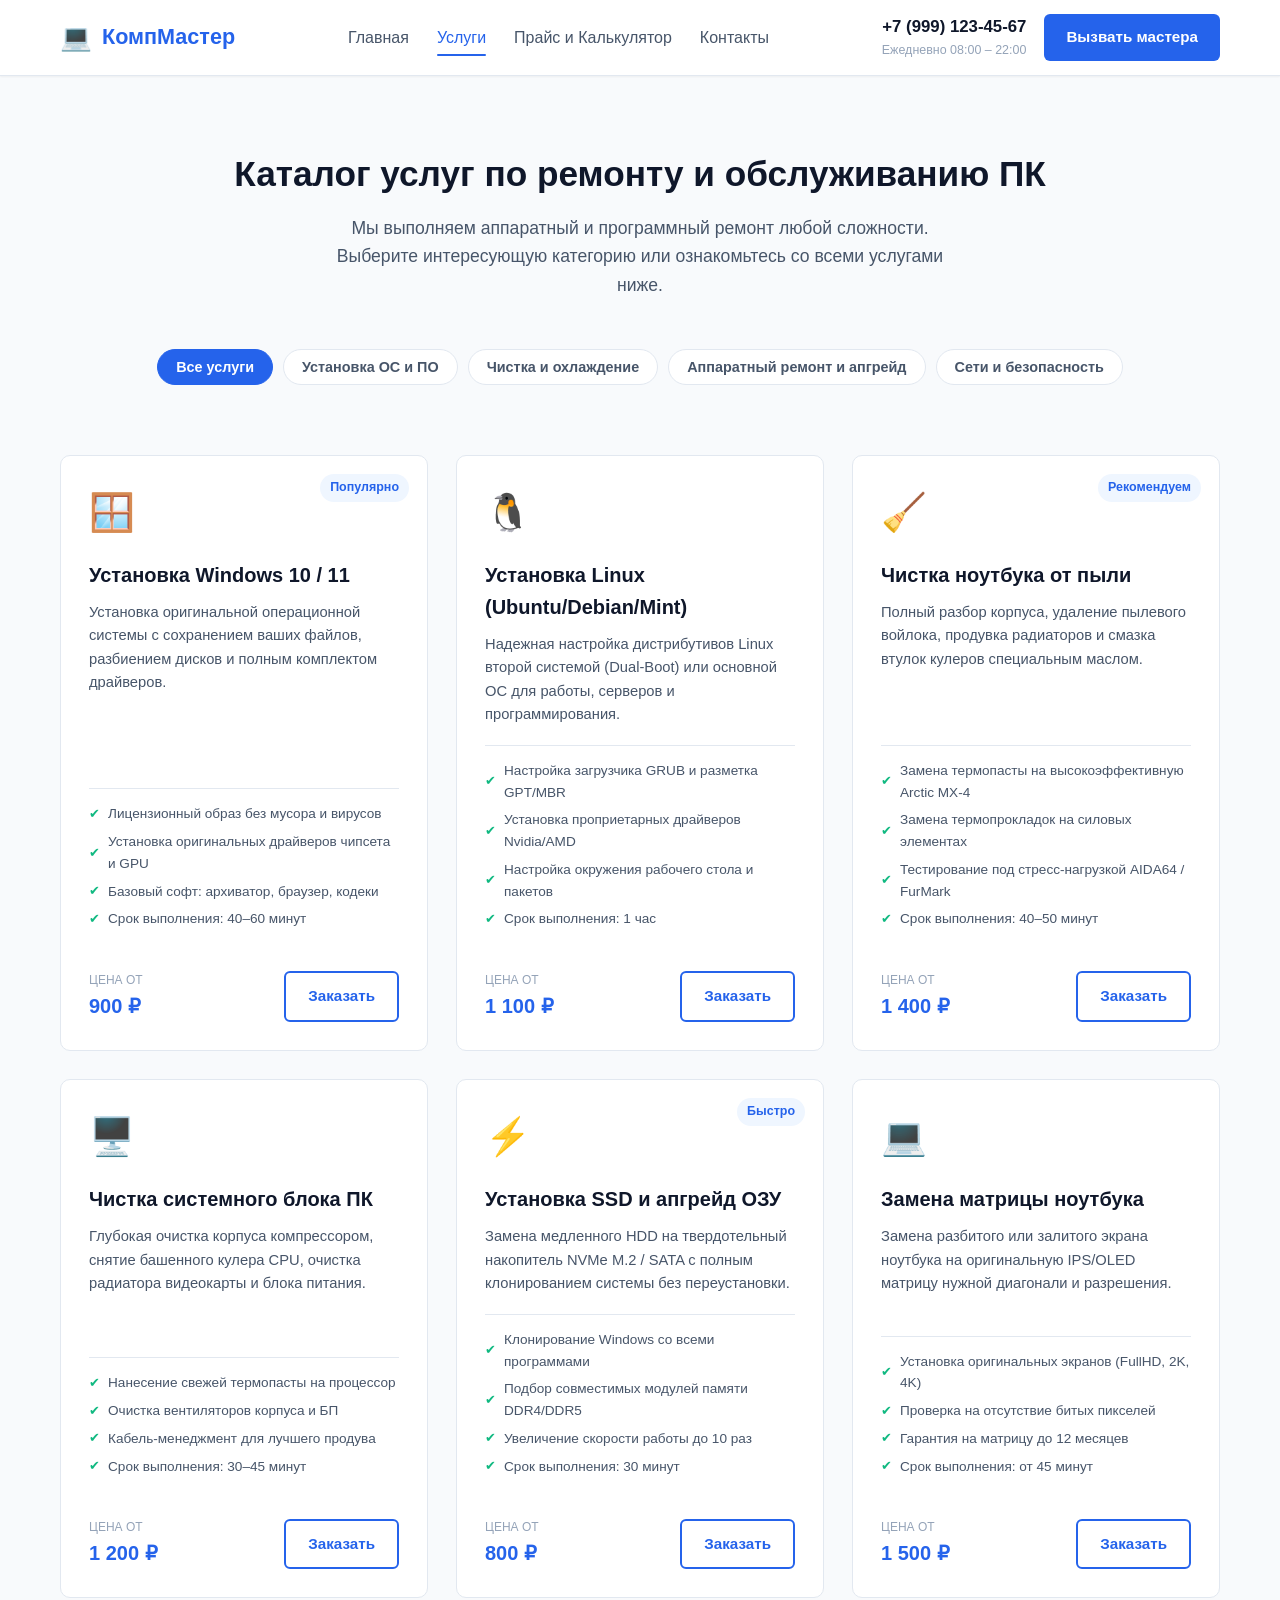
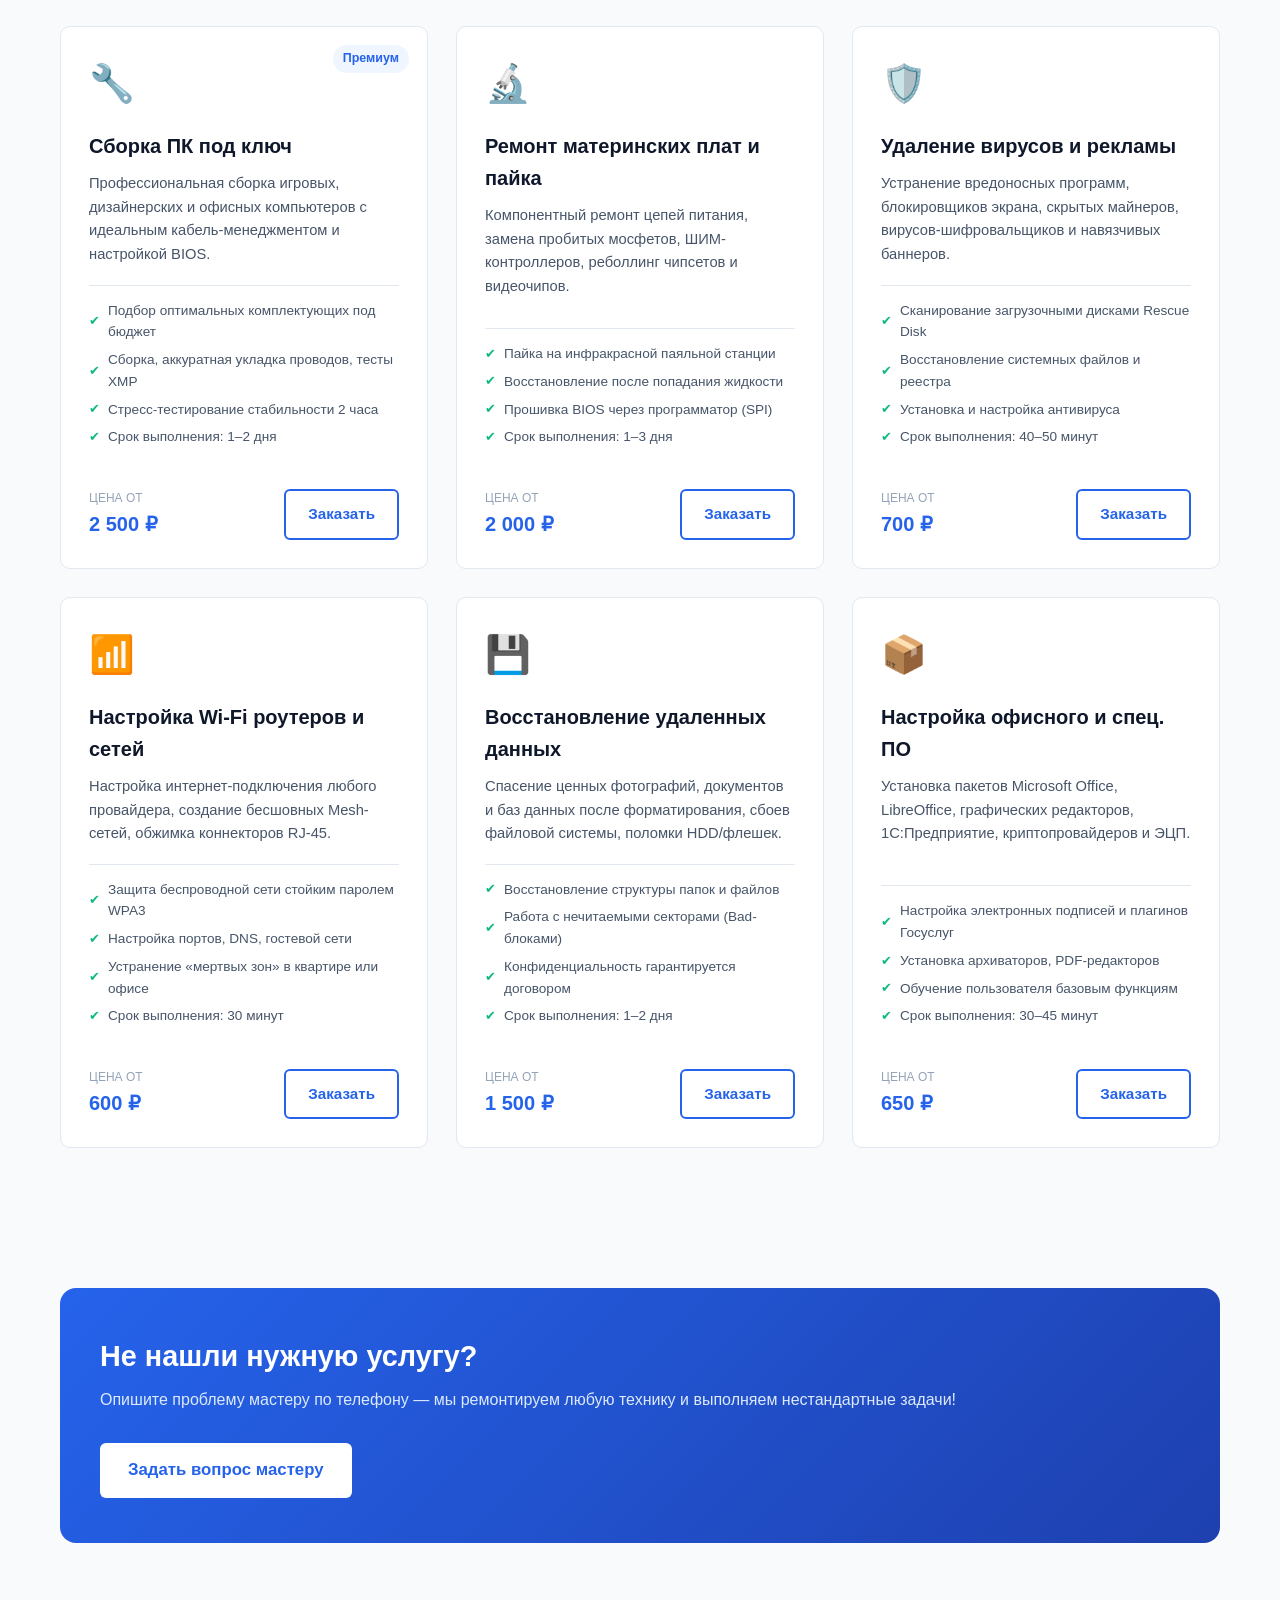
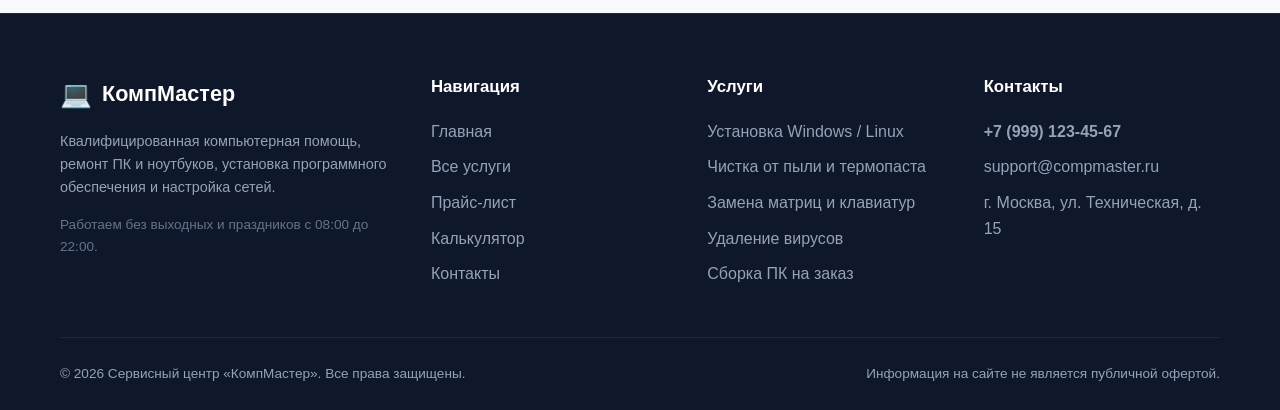
<file: services.html>
<!DOCTYPE html>
<html lang="ru">
<head>
  <meta charset="UTF-8">
  <meta name="viewport" content="width=device-width, initial-scale=1.0">
  <meta name="description" content="Полный каталог услуг сервисного центра КомпМастер: ремонт компьютеров, ноутбуков, установка ОС Windows и Linux, чистка от пыли, апгрейд и сборка.">
  <title>Услуги по ремонту ПК и ноутбуков — КомпМастер</title>
  <link rel="stylesheet" href="styles.css">
</head>
<body>

  <!-- Site Header -->
  <header class="site-header">
    <div class="container header-inner">
      <a href="index.html" class="brand-logo" aria-label="КомпМастер Главная">
        <span class="logo-icon">💻</span>
        <span>КомпМастер</span>
      </a>

      <nav class="main-nav" id="mainNav" aria-label="Основное меню">
        <a href="index.html" class="nav-link">Главная</a>
        <a href="services.html" class="nav-link">Услуги</a>
        <a href="pricing.html" class="nav-link">Прайс и Калькулятор</a>
        <a href="contacts.html" class="nav-link">Контакты</a>
      </nav>

      <div class="header-contacts">
        <div class="header-phone">
          <a href="tel:+79991234567" class="phone-number">+7 (999) 123-45-67</a>
          <span class="work-time">Ежедневно 08:00 – 22:00</span>
        </div>
        <a href="contacts.html" class="btn btn-primary">Вызвать мастера</a>
      </div>

      <button class="burger-button" id="burgerButton" aria-label="Открыть меню" aria-expanded="false">
        <span></span>
        <span></span>
        <span></span>
      </button>
    </div>
  </header>

  <main>
    <!-- Header Banner -->
    <section class="section" style="padding-bottom: 20px;">
      <div class="container">
        <h1 class="section-title">Каталог услуг по ремонту и обслуживанию ПК</h1>
        <p class="section-subtitle">
          Мы выполняем аппаратный и программный ремонт любой сложности. Выберите интересующую категорию или ознакомьтесь со всеми услугами ниже.
        </p>

        <!-- Category Filters -->
        <div class="filters-container">
          <button class="filter-btn active" data-filter="all">Все услуги</button>
          <button class="filter-btn" data-filter="software">Установка ОС и ПО</button>
          <button class="filter-btn" data-filter="cooling">Чистка и охлаждение</button>
          <button class="filter-btn" data-filter="hardware">Аппаратный ремонт и апгрейд</button>
          <button class="filter-btn" data-filter="network">Сети и безопасность</button>
        </div>
      </div>
    </section>

    <!-- Services Grid -->
    <section class="section" style="padding-top: 10px;">
      <div class="container">
        <div class="services-grid" id="servicesGrid">

          <!-- 1. Windows OS -->
          <article class="service-card" data-category="software">
            <span class="service-badge">Популярно</span>
            <div class="service-icon">🪟</div>
            <h2 class="service-title">Установка Windows 10 / 11</h2>
            <p class="service-description">Установка оригинальной операционной системы с сохранением ваших файлов, разбиением дисков и полным комплектом драйверов.</p>
            <ul class="service-includes">
              <li>Лицензионный образ без мусора и вирусов</li>
              <li>Установка оригинальных драйверов чипсета и GPU</li>
              <li>Базовый софт: архиватор, браузер, кодеки</li>
              <li>Срок выполнения: 40–60 минут</li>
            </ul>
            <div class="service-footer">
              <div class="service-price">
                <span class="price-prefix">Цена от</span>
                <span class="price-value">900 ₽</span>
              </div>
              <a href="contacts.html" class="btn btn-outline">Заказать</a>
            </div>
          </article>

          <!-- 2. Linux OS -->
          <article class="service-card" data-category="software">
            <div class="service-icon">🐧</div>
            <h2 class="service-title">Установка Linux (Ubuntu/Debian/Mint)</h2>
            <p class="service-description">Надежная настройка дистрибутивов Linux второй системой (Dual-Boot) или основной ОС для работы, серверов и программирования.</p>
            <ul class="service-includes">
              <li>Настройка загрузчика GRUB и разметка GPT/MBR</li>
              <li>Установка проприетарных драйверов Nvidia/AMD</li>
              <li>Настройка окружения рабочего стола и пакетов</li>
              <li>Срок выполнения: 1 час</li>
            </ul>
            <div class="service-footer">
              <div class="service-price">
                <span class="price-prefix">Цена от</span>
                <span class="price-value">1 100 ₽</span>
              </div>
              <a href="contacts.html" class="btn btn-outline">Заказать</a>
            </div>
          </article>

          <!-- 3. Laptop Cleaning -->
          <article class="service-card" data-category="cooling">
            <span class="service-badge">Рекомендуем</span>
            <div class="service-icon">🧹</div>
            <h2 class="service-title">Чистка ноутбука от пыли</h2>
            <p class="service-description">Полный разбор корпуса, удаление пылевого войлока, продувка радиаторов и смазка втулок кулеров специальным маслом.</p>
            <ul class="service-includes">
              <li>Замена термопасты на высокоэффективную Arctic MX-4</li>
              <li>Замена термопрокладок на силовых элементах</li>
              <li>Тестирование под стресс-нагрузкой AIDA64 / FurMark</li>
              <li>Срок выполнения: 40–50 минут</li>
            </ul>
            <div class="service-footer">
              <div class="service-price">
                <span class="price-prefix">Цена от</span>
                <span class="price-value">1 400 ₽</span>
              </div>
              <a href="contacts.html" class="btn btn-outline">Заказать</a>
            </div>
          </article>

          <!-- 4. PC Desktop Cleaning -->
          <article class="service-card" data-category="cooling">
            <div class="service-icon">🖥️</div>
            <h2 class="service-title">Чистка системного блока ПК</h2>
            <p class="service-description">Глубокая очистка корпуса компрессором, снятие башенного кулера CPU, очистка радиатора видеокарты и блока питания.</p>
            <ul class="service-includes">
              <li>Нанесение свежей термопасты на процессор</li>
              <li>Очистка вентиляторов корпуса и БП</li>
              <li>Кабель-менеджмент для лучшего продува</li>
              <li>Срок выполнения: 30–45 минут</li>
            </ul>
            <div class="service-footer">
              <div class="service-price">
                <span class="price-prefix">Цена от</span>
                <span class="price-value">1 200 ₽</span>
              </div>
              <a href="contacts.html" class="btn btn-outline">Заказать</a>
            </div>
          </article>

          <!-- 5. SSD & RAM Upgrade -->
          <article class="service-card" data-category="hardware">
            <span class="service-badge">Быстро</span>
            <div class="service-icon">⚡</div>
            <h2 class="service-title">Установка SSD и апгрейд ОЗУ</h2>
            <p class="service-description">Замена медленного HDD на твердотельный накопитель NVMe M.2 / SATA с полным клонированием системы без переустановки.</p>
            <ul class="service-includes">
              <li>Клонирование Windows со всеми программами</li>
              <li>Подбор совместимых модулей памяти DDR4/DDR5</li>
              <li>Увеличение скорости работы до 10 раз</li>
              <li>Срок выполнения: 30 минут</li>
            </ul>
            <div class="service-footer">
              <div class="service-price">
                <span class="price-prefix">Цена от</span>
                <span class="price-value">800 ₽</span>
              </div>
              <a href="contacts.html" class="btn btn-outline">Заказать</a>
            </div>
          </article>

          <!-- 6. Screen / Matrix Replacement -->
          <article class="service-card" data-category="hardware">
            <div class="service-icon">💻</div>
            <h2 class="service-title">Замена матрицы ноутбука</h2>
            <p class="service-description">Замена разбитого или залитого экрана ноутбука на оригинальную IPS/OLED матрицу нужной диагонали и разрешения.</p>
            <ul class="service-includes">
              <li>Установка оригинальных экранов (FullHD, 2K, 4K)</li>
              <li>Проверка на отсутствие битых пикселей</li>
              <li>Гарантия на матрицу до 12 месяцев</li>
              <li>Срок выполнения: от 45 минут</li>
            </ul>
            <div class="service-footer">
              <div class="service-price">
                <span class="price-prefix">Цена от</span>
                <span class="price-value">1 500 ₽</span>
              </div>
              <a href="contacts.html" class="btn btn-outline">Заказать</a>
            </div>
          </article>

          <!-- 7. PC Custom Build -->
          <article class="service-card" data-category="hardware">
            <span class="service-badge">Премиум</span>
            <div class="service-icon">🔧</div>
            <h2 class="service-title">Сборка ПК под ключ</h2>
            <p class="service-description">Профессиональная сборка игровых, дизайнерских и офисных компьютеров с идеальным кабель-менеджментом и настройкой BIOS.</p>
            <ul class="service-includes">
              <li>Подбор оптимальных комплектующих под бюджет</li>
              <li>Сборка, аккуратная укладка проводов, тесты XMP</li>
              <li>Стресс-тестирование стабильности 2 часа</li>
              <li>Срок выполнения: 1–2 дня</li>
            </ul>
            <div class="service-footer">
              <div class="service-price">
                <span class="price-prefix">Цена от</span>
                <span class="price-value">2 500 ₽</span>
              </div>
              <a href="contacts.html" class="btn btn-outline">Заказать</a>
            </div>
          </article>

          <!-- 8. Motherboard Repair -->
          <article class="service-card" data-category="hardware">
            <div class="service-icon">🔬</div>
            <h2 class="service-title">Ремонт материнских плат и пайка</h2>
            <p class="service-description">Компонентный ремонт цепей питания, замена пробитых мосфетов, ШИМ-контроллеров, реболлинг чипсетов и видеочипов.</p>
            <ul class="service-includes">
              <li>Пайка на инфракрасной паяльной станции</li>
              <li>Восстановление после попадания жидкости</li>
              <li>Прошивка BIOS через программатор (SPI)</li>
              <li>Срок выполнения: 1–3 дня</li>
            </ul>
            <div class="service-footer">
              <div class="service-price">
                <span class="price-prefix">Цена от</span>
                <span class="price-value">2 000 ₽</span>
              </div>
              <a href="contacts.html" class="btn btn-outline">Заказать</a>
            </div>
          </article>

          <!-- 9. Virus Removal -->
          <article class="service-card" data-category="network">
            <div class="service-icon">🛡️</div>
            <h2 class="service-title">Удаление вирусов и рекламы</h2>
            <p class="service-description">Устранение вредоносных программ, блокировщиков экрана, скрытых майнеров, вирусов-шифровальщиков и навязчивых баннеров.</p>
            <ul class="service-includes">
              <li>Сканирование загрузочными дисками Rescue Disk</li>
              <li>Восстановление системных файлов и реестра</li>
              <li>Установка и настройка антивируса</li>
              <li>Срок выполнения: 40–50 минут</li>
            </ul>
            <div class="service-footer">
              <div class="service-price">
                <span class="price-prefix">Цена от</span>
                <span class="price-value">700 ₽</span>
              </div>
              <a href="contacts.html" class="btn btn-outline">Заказать</a>
            </div>
          </article>

          <!-- 10. Wi-Fi & Network Setup -->
          <article class="service-card" data-category="network">
            <div class="service-icon">📶</div>
            <h2 class="service-title">Настройка Wi-Fi роутеров и сетей</h2>
            <p class="service-description">Настройка интернет-подключения любого провайдера, создание бесшовных Mesh-сетей, обжимка коннекторов RJ-45.</p>
            <ul class="service-includes">
              <li>Защита беспроводной сети стойким паролем WPA3</li>
              <li>Настройка портов, DNS, гостевой сети</li>
              <li>Устранение «мертвых зон» в квартире или офисе</li>
              <li>Срок выполнения: 30 минут</li>
            </ul>
            <div class="service-footer">
              <div class="service-price">
                <span class="price-prefix">Цена от</span>
                <span class="price-value">600 ₽</span>
              </div>
              <a href="contacts.html" class="btn btn-outline">Заказать</a>
            </div>
          </article>

          <!-- 11. Data Recovery -->
          <article class="service-card" data-category="network">
            <div class="service-icon">💾</div>
            <h2 class="service-title">Восстановление удаленных данных</h2>
            <p class="service-description">Спасение ценных фотографий, документов и баз данных после форматирования, сбоев файловой системы, поломки HDD/флешек.</p>
            <ul class="service-includes">
              <li>Восстановление структуры папок и файлов</li>
              <li>Работа с нечитаемыми секторами (Bad-блоками)</li>
              <li>Конфиденциальность гарантируется договором</li>
              <li>Срок выполнения: 1–2 дня</li>
            </ul>
            <div class="service-footer">
              <div class="service-price">
                <span class="price-prefix">Цена от</span>
                <span class="price-value">1 500 ₽</span>
              </div>
              <a href="contacts.html" class="btn btn-outline">Заказать</a>
            </div>
          </article>

          <!-- 12. Office & Software Setup -->
          <article class="service-card" data-category="software">
            <div class="service-icon">📦</div>
            <h2 class="service-title">Настройка офисного и спец. ПО</h2>
            <p class="service-description">Установка пакетов Microsoft Office, LibreOffice, графических редакторов, 1С:Предприятие, криптопровайдеров и ЭЦП.</p>
            <ul class="service-includes">
              <li>Настройка электронных подписей и плагинов Госуслуг</li>
              <li>Установка архиваторов, PDF-редакторов</li>
              <li>Обучение пользователя базовым функциям</li>
              <li>Срок выполнения: 30–45 минут</li>
            </ul>
            <div class="service-footer">
              <div class="service-price">
                <span class="price-prefix">Цена от</span>
                <span class="price-value">650 ₽</span>
              </div>
              <a href="contacts.html" class="btn btn-outline">Заказать</a>
            </div>
          </article>

        </div>
      </div>
    </section>

    <!-- Bottom CTA Banner -->
    <section class="section">
      <div class="container">
        <div class="cta-banner">
          <div class="cta-banner-content">
            <h2>Не нашли нужную услугу?</h2>
            <p>Опишите проблему мастеру по телефону — мы ремонтируем любую технику и выполняем нестандартные задачи!</p>
          </div>
          <a href="contacts.html" class="btn btn-lg">Задать вопрос мастеру</a>
        </div>
      </div>
    </section>
  </main>

  <!-- Site Footer -->
  <footer class="site-footer">
    <div class="container">
      <div class="footer-grid">
        <div class="footer-col">
          <div class="brand-logo" style="color: #ffffff; margin-bottom: 15px;">
            <span class="logo-icon">💻</span>
            <span>КомпМастер</span>
          </div>
          <p style="font-size: 0.9rem; line-height: 1.6; margin-bottom: 15px;">
            Квалифицированная компьютерная помощь, ремонт ПК и ноутбуков, установка программного обеспечения и настройка сетей.
          </p>
          <p style="font-size: 0.85rem; color: #64748b;">Работаем без выходных и праздников с 08:00 до 22:00.</p>
        </div>

        <div class="footer-col">
          <h4>Навигация</h4>
          <div class="footer-links">
            <a href="index.html">Главная</a>
            <a href="services.html">Все услуги</a>
            <a href="pricing.html">Прайс-лист</a>
            <a href="pricing.html#calculator">Калькулятор</a>
            <a href="contacts.html">Контакты</a>
          </div>
        </div>

        <div class="footer-col">
          <h4>Услуги</h4>
          <div class="footer-links">
            <a href="services.html">Установка Windows / Linux</a>
            <a href="services.html">Чистка от пыли и термопаста</a>
            <a href="services.html">Замена матриц и клавиатур</a>
            <a href="services.html">Удаление вирусов</a>
            <a href="services.html">Сборка ПК на заказ</a>
          </div>
        </div>

        <div class="footer-col">
          <h4>Контакты</h4>
          <div class="footer-links">
            <a href="tel:+79991234567"><strong>+7 (999) 123-45-67</strong></a>
            <a href="mailto:support@compmaster.ru">support@compmaster.ru</a>
            <span>г. Москва, ул. Техническая, д. 15</span>
          </div>
        </div>
      </div>

      <div class="footer-bottom">
        <div>&copy; 2026 Сервисный центр «КомпМастер». Все права защищены.</div>
        <div>Информация на сайте не является публичной офертой.</div>
      </div>
    </div>
  </footer>

  <script src="script.js"></script>
</body>
</html>
</file>
<file: styles.css>
/*
 * Base Variables and Reset
 */
:root {
  --primary-color: #2563eb;
  --primary-hover: #1d4ed8;
  --primary-light: #eff6ff;
  --secondary-color: #0ea5e9;
  --accent-color: #10b981;
  --text-primary: #0f172a;
  --text-secondary: #475569;
  --text-muted: #94a3b8;
  --bg-page: #f8fafc;
  --bg-card: #ffffff;
  --bg-alt: #f1f5f9;
  --border-color: #e2e8f0;
  --shadow-sm: 0 1px 2px 0 rgba(0, 0, 0, 0.05);
  --shadow-md: 0 4px 6px -1px rgba(0, 0, 0, 0.1), 0 2px 4px -2px rgba(0, 0, 0, 0.1);
  --shadow-lg: 0 10px 15px -3px rgba(0, 0, 0, 0.1), 0 4px 6px -4px rgba(0, 0, 0, 0.1);
  --radius-sm: 6px;
  --radius-md: 10px;
  --radius-lg: 16px;
  --transition: all 0.25s ease-in-out;
  --max-width: 1200px;
}

* {
  box-sizing: border-box;
  margin: 0;
  padding: 0;
}

body {
  font-family: -apple-system, BlinkMacSystemFont, "Segoe UI", Roboto, "Helvetica Neue", Arial, sans-serif;
  color: var(--text-primary);
  background-color: var(--bg-page);
  line-height: 1.6;
  min-height: 100vh;
  display: flex;
  flex-direction: column;
}

img {
  max-width: 100%;
  display: block;
}

a {
  color: inherit;
  text-decoration: none;
  transition: var(--transition);
}

ul {
  list-style: none;
}

/*
 * Layout Containers
 */
.container {
  width: 100%;
  max-width: var(--max-width);
  margin: 0 auto;
  padding: 0 20px;
}

.section {
  padding: 70px 0;
}

.section-alt {
  background-color: var(--bg-alt);
}

.section-title {
  font-size: 2.2rem;
  font-weight: 700;
  text-align: center;
  margin-bottom: 12px;
  color: var(--text-primary);
}

.section-subtitle {
  text-align: center;
  color: var(--text-secondary);
  font-size: 1.1rem;
  max-width: 650px;
  margin: 0 auto 50px auto;
}

/*
 * Header & Navigation
 */
.site-header {
  background-color: #ffffff;
  border-bottom: 1px solid var(--border-color);
  position: sticky;
  top: 0;
  z-index: 1000;
  box-shadow: var(--shadow-sm);
}

.header-inner {
  display: flex;
  align-items: center;
  justify-content: space-between;
  height: 75px;
}

.brand-logo {
  display: flex;
  align-items: center;
  gap: 10px;
  font-size: 1.35rem;
  font-weight: 800;
  color: var(--primary-color);
}

.brand-logo .logo-icon {
  font-size: 1.6rem;
}

.main-nav {
  display: flex;
  align-items: center;
  gap: 28px;
}

.nav-link {
  font-weight: 500;
  color: var(--text-secondary);
  position: relative;
  padding: 6px 0;
}

.nav-link:hover,
.nav-link.active {
  color: var(--primary-color);
}

.nav-link.active::after {
  content: "";
  position: absolute;
  bottom: 0;
  left: 0;
  width: 100%;
  height: 2px;
  background-color: var(--primary-color);
  border-radius: 2px;
}

.header-contacts {
  display: flex;
  align-items: center;
  gap: 18px;
}

.header-phone {
  display: flex;
  flex-direction: column;
  text-align: right;
}

.phone-number {
  font-weight: 700;
  font-size: 1.05rem;
  color: var(--text-primary);
}

.phone-number:hover {
  color: var(--primary-color);
}

.work-time {
  font-size: 0.78rem;
  color: var(--text-muted);
}

.burger-button {
  display: none;
  background: none;
  border: none;
  cursor: pointer;
  padding: 8px;
  flex-direction: column;
  gap: 5px;
}

.burger-button span {
  display: block;
  width: 24px;
  height: 2px;
  background-color: var(--text-primary);
  border-radius: 2px;
  transition: var(--transition);
}

/*
 * Buttons
 */
.btn {
  display: inline-flex;
  align-items: center;
  justify-content: center;
  padding: 11px 22px;
  border-radius: var(--radius-sm);
  font-weight: 600;
  font-size: 0.95rem;
  cursor: pointer;
  border: none;
  transition: var(--transition);
  text-align: center;
  gap: 8px;
}

.btn-primary {
  background-color: var(--primary-color);
  color: #ffffff;
}

.btn-primary:hover {
  background-color: var(--primary-hover);
  box-shadow: 0 4px 12px rgba(37, 99, 235, 0.3);
}

.btn-outline {
  background-color: transparent;
  color: var(--primary-color);
  border: 2px solid var(--primary-color);
}

.btn-outline:hover {
  background-color: var(--primary-light);
}

.btn-lg {
  padding: 14px 28px;
  font-size: 1.05rem;
}

.btn-block {
  width: 100%;
}

/*
 * Hero Section
 */
.hero-section {
  background: linear-gradient(135deg, #0f172a 0%, #1e293b 100%);
  color: #ffffff;
  padding: 85px 0 95px 0;
}

.hero-grid {
  display: grid;
  grid-template-columns: 1.15fr 0.85fr;
  gap: 50px;
  align-items: center;
}

.hero-badge {
  display: inline-flex;
  align-items: center;
  gap: 8px;
  background: rgba(37, 99, 235, 0.25);
  border: 1px solid rgba(59, 130, 246, 0.4);
  color: #93c5fd;
  padding: 6px 14px;
  border-radius: 999px;
  font-size: 0.85rem;
  font-weight: 600;
  margin-bottom: 20px;
}

.hero-title {
  font-size: 2.85rem;
  line-height: 1.2;
  font-weight: 800;
  margin-bottom: 20px;
}

.hero-title span {
  color: #60a5fa;
}

.hero-description {
  font-size: 1.15rem;
  color: #cbd5e1;
  margin-bottom: 30px;
  max-width: 540px;
}

.hero-actions {
  display: flex;
  gap: 15px;
  flex-wrap: wrap;
  margin-bottom: 35px;
}

.hero-metrics {
  display: grid;
  grid-template-columns: repeat(3, 1fr);
  gap: 20px;
  border-top: 1px solid rgba(255, 255, 255, 0.12);
  padding-top: 25px;
}

.metric-item .metric-value {
  font-size: 1.7rem;
  font-weight: 700;
  color: #60a5fa;
}

.metric-item .metric-label {
  font-size: 0.85rem;
  color: #94a3b8;
}

.hero-card {
  background: rgba(255, 255, 255, 0.05);
  backdrop-filter: blur(10px);
  border: 1px solid rgba(255, 255, 255, 0.1);
  border-radius: var(--radius-lg);
  padding: 30px;
  box-shadow: 0 20px 25px -5px rgba(0, 0, 0, 0.3);
}

.hero-card h3 {
  font-size: 1.3rem;
  margin-bottom: 15px;
  color: #ffffff;
}

.hero-checklist {
  display: flex;
  flex-direction: column;
  gap: 14px;
  margin-bottom: 25px;
}

.checklist-item {
  display: flex;
  align-items: flex-start;
  gap: 12px;
  font-size: 0.95rem;
  color: #e2e8f0;
}

.check-icon {
  color: var(--accent-color);
  font-weight: bold;
}

/*
 * Features Grid
 */
.features-grid {
  display: grid;
  grid-template-columns: repeat(auto-fit, minmax(260px, 1fr));
  gap: 25px;
}

.feature-card {
  background-color: var(--bg-card);
  padding: 30px 24px;
  border-radius: var(--radius-md);
  border: 1px solid var(--border-color);
  transition: var(--transition);
  text-align: left;
}

.feature-card:hover {
  transform: translateY(-4px);
  box-shadow: var(--shadow-lg);
  border-color: #cbd5e1;
}

.feature-icon {
  font-size: 2.2rem;
  margin-bottom: 16px;
  display: inline-block;
}

.feature-card h3 {
  font-size: 1.18rem;
  margin-bottom: 10px;
  color: var(--text-primary);
}

.feature-card p {
  color: var(--text-secondary);
  font-size: 0.93rem;
}

/*
 * Services Grid
 */
.services-grid {
  display: grid;
  grid-template-columns: repeat(auto-fill, minmax(320px, 1fr));
  gap: 28px;
}

.service-card {
  background-color: var(--bg-card);
  border: 1px solid var(--border-color);
  border-radius: var(--radius-md);
  padding: 28px;
  display: flex;
  flex-direction: column;
  transition: var(--transition);
  position: relative;
}

.service-card:hover {
  transform: translateY(-4px);
  box-shadow: var(--shadow-lg);
  border-color: var(--primary-color);
}

.service-badge {
  position: absolute;
  top: 18px;
  right: 18px;
  background-color: var(--primary-light);
  color: var(--primary-color);
  font-size: 0.78rem;
  font-weight: 700;
  padding: 4px 10px;
  border-radius: 999px;
}

.service-icon {
  font-size: 2.3rem;
  margin-bottom: 16px;
}

.service-title {
  font-size: 1.25rem;
  font-weight: 700;
  margin-bottom: 10px;
  color: var(--text-primary);
}

.service-description {
  color: var(--text-secondary);
  font-size: 0.92rem;
  margin-bottom: 18px;
  flex-grow: 1;
}

.service-includes {
  margin-bottom: 20px;
  padding-top: 14px;
  border-top: 1px solid var(--border-color);
}

.service-includes li {
  font-size: 0.85rem;
  color: var(--text-secondary);
  margin-bottom: 6px;
  display: flex;
  align-items: center;
  gap: 8px;
}

.service-includes li::before {
  content: "✔";
  color: var(--accent-color);
  font-size: 0.8rem;
}

.service-footer {
  display: flex;
  align-items: center;
  justify-content: space-between;
  margin-top: auto;
  padding-top: 15px;
}

.service-price {
  display: flex;
  flex-direction: column;
}

.price-prefix {
  font-size: 0.75rem;
  color: var(--text-muted);
  text-transform: uppercase;
}

.price-value {
  font-size: 1.25rem;
  font-weight: 800;
  color: var(--primary-color);
}

/*
 * Workflow Steps
 */
.workflow-grid {
  display: grid;
  grid-template-columns: repeat(auto-fit, minmax(220px, 1fr));
  gap: 20px;
  margin-top: 20px;
}

.step-card {
  background-color: var(--bg-card);
  border: 1px solid var(--border-color);
  border-radius: var(--radius-md);
  padding: 26px 20px;
  position: relative;
}

.step-number {
  font-size: 2rem;
  font-weight: 900;
  color: #bfdbfe;
  line-height: 1;
  margin-bottom: 12px;
}

.step-card h4 {
  font-size: 1.05rem;
  margin-bottom: 8px;
}

.step-card p {
  font-size: 0.88rem;
  color: var(--text-secondary);
}

/*
 * Testimonials
 */
.testimonials-grid {
  display: grid;
  grid-template-columns: repeat(auto-fit, minmax(290px, 1fr));
  gap: 25px;
}

.testimonial-card {
  background-color: var(--bg-card);
  border: 1px solid var(--border-color);
  border-radius: var(--radius-md);
  padding: 26px;
  box-shadow: var(--shadow-sm);
}

.testimonial-header {
  display: flex;
  align-items: center;
  justify-content: space-between;
  margin-bottom: 14px;
}

.client-name {
  font-weight: 700;
  font-size: 1rem;
}

.review-stars {
  color: #f59e0b;
  font-size: 0.9rem;
}

.review-text {
  color: var(--text-secondary);
  font-size: 0.92rem;
  font-style: italic;
  margin-bottom: 14px;
}

.review-service {
  font-size: 0.8rem;
  color: var(--primary-color);
  font-weight: 600;
}

/*
 * Banner CTA
 */
.cta-banner {
  background: linear-gradient(135deg, var(--primary-color) 0%, #1e40af 100%);
  color: #ffffff;
  border-radius: var(--radius-lg);
  padding: 45px 40px;
  display: flex;
  align-items: center;
  justify-content: space-between;
  gap: 30px;
  flex-wrap: wrap;
}

.cta-banner-content h2 {
  font-size: 1.8rem;
  margin-bottom: 8px;
}

.cta-banner-content p {
  color: #dbeafe;
  font-size: 1rem;
}

.cta-banner .btn {
  background-color: #ffffff;
  color: var(--primary-color);
}

.cta-banner .btn:hover {
  background-color: #f8fafc;
  box-shadow: 0 6px 16px rgba(0, 0, 0, 0.15);
}

/*
 * Filters
 */
.filters-container {
  display: flex;
  justify-content: center;
  flex-wrap: wrap;
  gap: 10px;
  margin-bottom: 40px;
}

.filter-btn {
  background: #ffffff;
  border: 1px solid var(--border-color);
  color: var(--text-secondary);
  padding: 9px 18px;
  border-radius: 999px;
  font-weight: 600;
  font-size: 0.9rem;
  cursor: pointer;
  transition: var(--transition);
}

.filter-btn:hover,
.filter-btn.active {
  background-color: var(--primary-color);
  color: #ffffff;
  border-color: var(--primary-color);
}

/*
 * Pricing Table
 */
.pricing-table-wrapper {
  background-color: var(--bg-card);
  border: 1px solid var(--border-color);
  border-radius: var(--radius-md);
  overflow-x: auto;
  box-shadow: var(--shadow-sm);
  margin-bottom: 50px;
}

.pricing-table {
  width: 100%;
  border-collapse: collapse;
  text-align: left;
}

.pricing-table th,
.pricing-table td {
  padding: 16px 20px;
  border-bottom: 1px solid var(--border-color);
}

.pricing-table th {
  background-color: #f8fafc;
  font-weight: 700;
  color: var(--text-primary);
  font-size: 0.92rem;
  text-transform: uppercase;
}

.pricing-table tr:hover td {
  background-color: #f8fafc;
}

.pricing-table .col-price {
  font-weight: 700;
  color: var(--primary-color);
  white-space: nowrap;
}

.pricing-table .col-time {
  color: var(--text-muted);
  font-size: 0.88rem;
  white-space: nowrap;
}

/*
 * Interactive Calculator
 */
.calculator-box {
  background-color: var(--bg-card);
  border: 2px solid #bfdbfe;
  border-radius: var(--radius-lg);
  padding: 35px;
  box-shadow: var(--shadow-md);
  margin-bottom: 60px;
}

.calculator-title {
  font-size: 1.6rem;
  margin-bottom: 8px;
  text-align: center;
}

.calculator-subtitle {
  text-align: center;
  color: var(--text-secondary);
  margin-bottom: 30px;
  font-size: 0.95rem;
}

.calculator-grid {
  display: grid;
  grid-template-columns: 1fr 1fr;
  gap: 30px;
}

.calc-group-title {
  font-size: 1.05rem;
  font-weight: 700;
  margin-bottom: 14px;
  color: var(--text-primary);
}

.calc-options-list {
  display: flex;
  flex-direction: column;
  gap: 12px;
}

.calc-checkbox-label {
  display: flex;
  align-items: center;
  justify-content: space-between;
  padding: 12px 16px;
  background-color: #f8fafc;
  border: 1px solid var(--border-color);
  border-radius: var(--radius-sm);
  cursor: pointer;
  transition: var(--transition);
  user-select: none;
}

.calc-checkbox-label:hover {
  background-color: var(--primary-light);
  border-color: #93c5fd;
}

.calc-checkbox-label input {
  margin-right: 10px;
  accent-color: var(--primary-color);
  width: 18px;
  height: 18px;
}

.calc-option-info {
  display: flex;
  align-items: center;
}

.calc-option-price {
  font-weight: 700;
  color: var(--primary-color);
  font-size: 0.95rem;
}

.calc-summary-panel {
  background-color: #f8fafc;
  border: 1px solid var(--border-color);
  border-radius: var(--radius-md);
  padding: 25px;
  display: flex;
  flex-direction: column;
  justify-content: space-between;
}

.summary-breakdown {
  display: flex;
  flex-direction: column;
  gap: 10px;
  margin-bottom: 20px;
  font-size: 0.9rem;
}

.summary-row {
  display: flex;
  justify-content: space-between;
  color: var(--text-secondary);
}

.summary-total {
  border-top: 2px dashed var(--border-color);
  padding-top: 15px;
  margin-top: 10px;
  display: flex;
  align-items: center;
  justify-content: space-between;
}

.total-label {
  font-size: 1.15rem;
  font-weight: 700;
}

.total-amount {
  font-size: 2rem;
  font-weight: 800;
  color: var(--primary-color);
}

/*
 * FAQ Accordion
 */
.faq-list {
  max-width: 800px;
  margin: 0 auto;
  display: flex;
  flex-direction: column;
  gap: 15px;
}

.faq-item {
  background-color: var(--bg-card);
  border: 1px solid var(--border-color);
  border-radius: var(--radius-md);
  overflow: hidden;
  transition: var(--transition);
}

.faq-question {
  padding: 18px 22px;
  font-weight: 600;
  font-size: 1.05rem;
  cursor: pointer;
  display: flex;
  align-items: center;
  justify-content: space-between;
  user-select: none;
}

.faq-icon {
  font-size: 1.2rem;
  transition: transform 0.25s ease;
}

.faq-item.active .faq-icon {
  transform: rotate(45deg);
}

.faq-answer {
  max-height: 0;
  overflow: hidden;
  transition: max-height 0.3s ease-out;
  padding: 0 22px;
  color: var(--text-secondary);
  font-size: 0.95rem;
}

.faq-item.active .faq-answer {
  padding: 0 22px 20px 22px;
  max-height: 250px;
}

/*
 * Contact Details & Form
 */
.contact-layout {
  display: grid;
  grid-template-columns: 1fr 1.25fr;
  gap: 40px;
}

.contact-info-card {
  background-color: var(--bg-card);
  border: 1px solid var(--border-color);
  border-radius: var(--radius-lg);
  padding: 35px;
  box-shadow: var(--shadow-sm);
}

.contact-info-card h3 {
  font-size: 1.4rem;
  margin-bottom: 20px;
}

.contact-channels {
  display: flex;
  flex-direction: column;
  gap: 22px;
  margin-bottom: 30px;
}

.channel-item {
  display: flex;
  gap: 15px;
}

.channel-icon {
  font-size: 1.5rem;
  background-color: var(--primary-light);
  color: var(--primary-color);
  width: 48px;
  height: 48px;
  border-radius: 50%;
  display: flex;
  align-items: center;
  justify-content: center;
  flex-shrink: 0;
}

.channel-content h4 {
  font-size: 0.92rem;
  color: var(--text-muted);
  text-transform: uppercase;
  margin-bottom: 4px;
}

.channel-content p,
.channel-content a {
  font-size: 1.05rem;
  font-weight: 600;
  color: var(--text-primary);
}

.channel-content a:hover {
  color: var(--primary-color);
}

.messengers-list {
  display: flex;
  gap: 12px;
  margin-top: 10px;
}

.messenger-link {
  display: inline-flex;
  align-items: center;
  gap: 6px;
  padding: 8px 14px;
  border-radius: var(--radius-sm);
  font-size: 0.88rem;
  font-weight: 600;
  color: #ffffff;
}

.messenger-tg {
  background-color: #229ed9;
}

.messenger-wa {
  background-color: #25d366;
}

/*
 * Forms
 */
.form-card {
  background-color: var(--bg-card);
  border: 1px solid var(--border-color);
  border-radius: var(--radius-lg);
  padding: 35px;
  box-shadow: var(--shadow-md);
}

.form-title {
  font-size: 1.45rem;
  font-weight: 700;
  margin-bottom: 10px;
}

.form-subtitle {
  color: var(--text-secondary);
  font-size: 0.95rem;
  margin-bottom: 25px;
}

.form-grid {
  display: grid;
  grid-template-columns: 1fr 1fr;
  gap: 18px;
  margin-bottom: 18px;
}

.form-group {
  display: flex;
  flex-direction: column;
  gap: 6px;
  margin-bottom: 18px;
}

.form-group.full-width {
  grid-column: span 2;
  margin-bottom: 0;
}

.form-label {
  font-size: 0.88rem;
  font-weight: 600;
  color: var(--text-primary);
}

.form-label span.req {
  color: #ef4444;
}

.form-control {
  width: 100%;
  padding: 12px 14px;
  border: 1px solid var(--border-color);
  border-radius: var(--radius-sm);
  font-size: 0.95rem;
  font-family: inherit;
  transition: var(--transition);
  background-color: #ffffff;
}

.form-control:focus {
  outline: none;
  border-color: var(--primary-color);
  box-shadow: 0 0 0 3px rgba(37, 99, 235, 0.15);
}

textarea.form-control {
  min-height: 100px;
  resize: vertical;
}

.form-checkbox {
  display: flex;
  align-items: flex-start;
  gap: 10px;
  margin-bottom: 22px;
  font-size: 0.84rem;
  color: var(--text-secondary);
}

.form-checkbox input {
  margin-top: 3px;
  accent-color: var(--primary-color);
}

/*
 * Modal Window
 */
.modal-overlay {
  position: fixed;
  top: 0;
  left: 0;
  width: 100vw;
  height: 100vh;
  background-color: rgba(15, 23, 42, 0.6);
  backdrop-filter: blur(4px);
  display: flex;
  align-items: center;
  justify-content: center;
  padding: 20px;
  z-index: 2000;
  opacity: 0;
  visibility: hidden;
  transition: var(--transition);
}

.modal-overlay.active {
  opacity: 1;
  visibility: visible;
}

.modal-box {
  background-color: #ffffff;
  border-radius: var(--radius-lg);
  max-width: 480px;
  width: 100%;
  padding: 35px 30px;
  text-align: center;
  box-shadow: var(--shadow-lg);
  transform: translateY(20px);
  transition: transform 0.25s ease;
  position: relative;
}

.modal-overlay.active .modal-box {
  transform: translateY(0);
}

.modal-icon-success {
  font-size: 3.5rem;
  color: var(--accent-color);
  margin-bottom: 15px;
}

.modal-title {
  font-size: 1.4rem;
  font-weight: 700;
  margin-bottom: 10px;
}

.modal-text {
  color: var(--text-secondary);
  font-size: 0.95rem;
  margin-bottom: 25px;
}

/*
 * Footer
 */
.site-footer {
  margin-top: auto;
  background-color: #0f172a;
  color: #94a3b8;
  padding: 60px 0 25px 0;
  border-top: 1px solid #1e293b;
}

.footer-grid {
  display: grid;
  grid-template-columns: 1.4fr 1fr 1fr 1fr;
  gap: 40px;
  margin-bottom: 50px;
}

.footer-col h4 {
  color: #ffffff;
  font-size: 1.05rem;
  margin-bottom: 18px;
}

.footer-links {
  display: flex;
  flex-direction: column;
  gap: 10px;
}

.footer-links a:hover {
  color: #ffffff;
}

.footer-bottom {
  display: flex;
  justify-content: space-between;
  align-items: center;
  padding-top: 25px;
  border-top: 1px solid #1e293b;
  font-size: 0.85rem;
}

/*
 * Responsive Queries
 */
@media (max-width: 992px) {
  .hero-grid {
    grid-template-columns: 1fr;
  }
  .contact-layout {
    grid-template-columns: 1fr;
  }
  .calculator-grid {
    grid-template-columns: 1fr;
  }
  .footer-grid {
    grid-template-columns: repeat(2, 1fr);
  }
}

@media (max-width: 768px) {
  .header-contacts {
    display: none;
  }
  .burger-button {
    display: flex;
  }
  .main-nav {
    position: absolute;
    top: 75px;
    left: 0;
    width: 100%;
    background-color: #ffffff;
    flex-direction: column;
    align-items: flex-start;
    padding: 20px 24px;
    gap: 16px;
    box-shadow: var(--shadow-md);
    border-bottom: 1px solid var(--border-color);
    display: none;
  }
  .main-nav.open {
    display: flex;
  }
  .form-grid {
    grid-template-columns: 1fr;
  }
  .form-group.full-width {
    grid-column: span 1;
  }
  .hero-title {
    font-size: 2.2rem;
  }
  .section {
    padding: 50px 0;
  }
  .cta-banner {
    flex-direction: column;
    text-align: center;
  }
}

@media (max-width: 480px) {
  .hero-metrics {
    grid-template-columns: 1fr;
  }
  .footer-grid {
    grid-template-columns: 1fr;
  }
  .footer-bottom {
    flex-direction: column;
    gap: 10px;
    text-align: center;
  }
}
</file>
